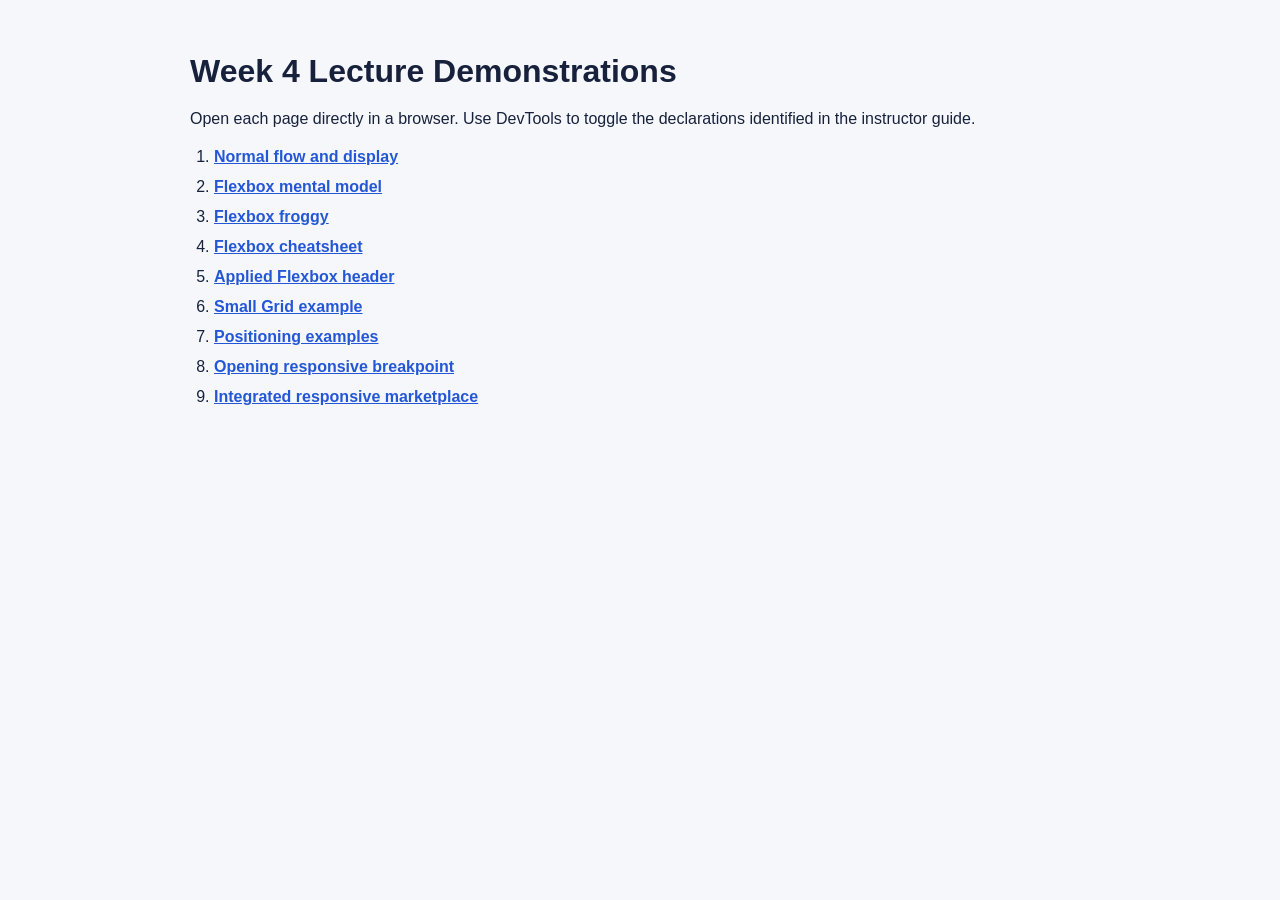
<file: week04-demo-pack-for-lecture/index.html>
<!doctype html>
<html lang="en">
<head>
  <meta charset="UTF-8">
  <meta name="viewport" content="width=device-width, initial-scale=1.0">
  <title>Week 4 Lecture Demonstrations</title>
  <style>
    :root { color-scheme: light; font-family: Arial, sans-serif; }
    body { max-width: 900px; margin: 0 auto; padding: 2rem; color: #17213c; background: #f5f7fb; }
    h1 { margin-bottom: .5rem; }
    p { line-height: 1.6; }
    ol { display: grid; gap: .75rem; padding-left: 1.5rem; }
    a { color: #2457d6; font-weight: 700; }
  </style>
</head>
<body>
  <h1>Week 4 Lecture Demonstrations</h1>
  <p>Open each page directly in a browser. Use DevTools to toggle the declarations identified in the instructor guide.</p>
  <ol>
    <li><a href="02-display-flow/index.html">Normal flow and display</a></li>
    <li><a href="03-flexbox-boxes/index.html">Flexbox mental model</a></li>
    <li><a href="https://flexboxfroggy.com/" target="_blank">Flexbox froggy</a></li>
    <li><a href="https://css-tricks.com/snippets/css/a-guide-to-flexbox/" target="_blank">Flexbox cheatsheet</a></li>
    <li><a href="04-flex-header/index.html">Applied Flexbox header</a></li>
    <li><a href="05-grid-gallery/index.html">Small Grid example</a></li>
    <li><a href="06-positioning/index.html">Positioning examples</a></li>
    <li><a href="01-responsive-breakpoint/index.html">Opening responsive breakpoint</a></li>
    <li><a href="07-marketplace-corrected/index.html">Integrated responsive marketplace</a></li>
  </ol>
</body>
</html>
</file>
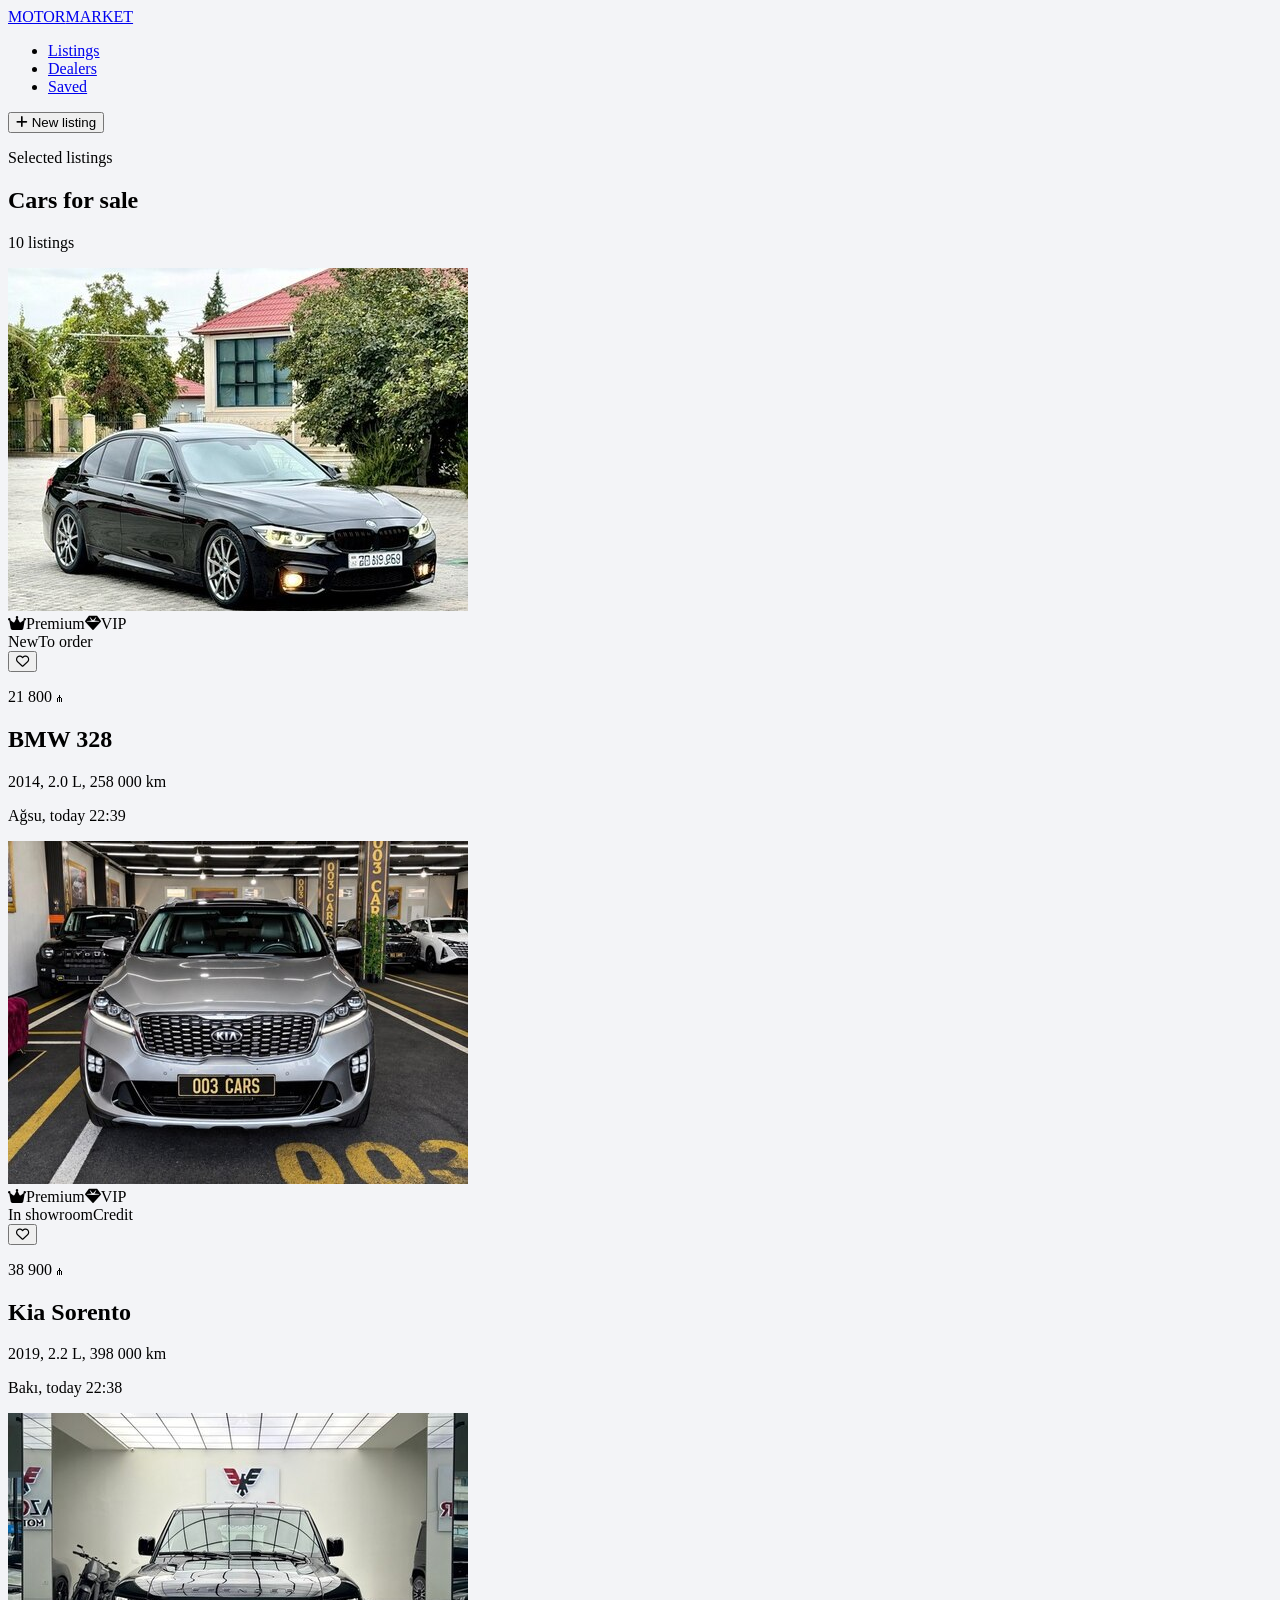
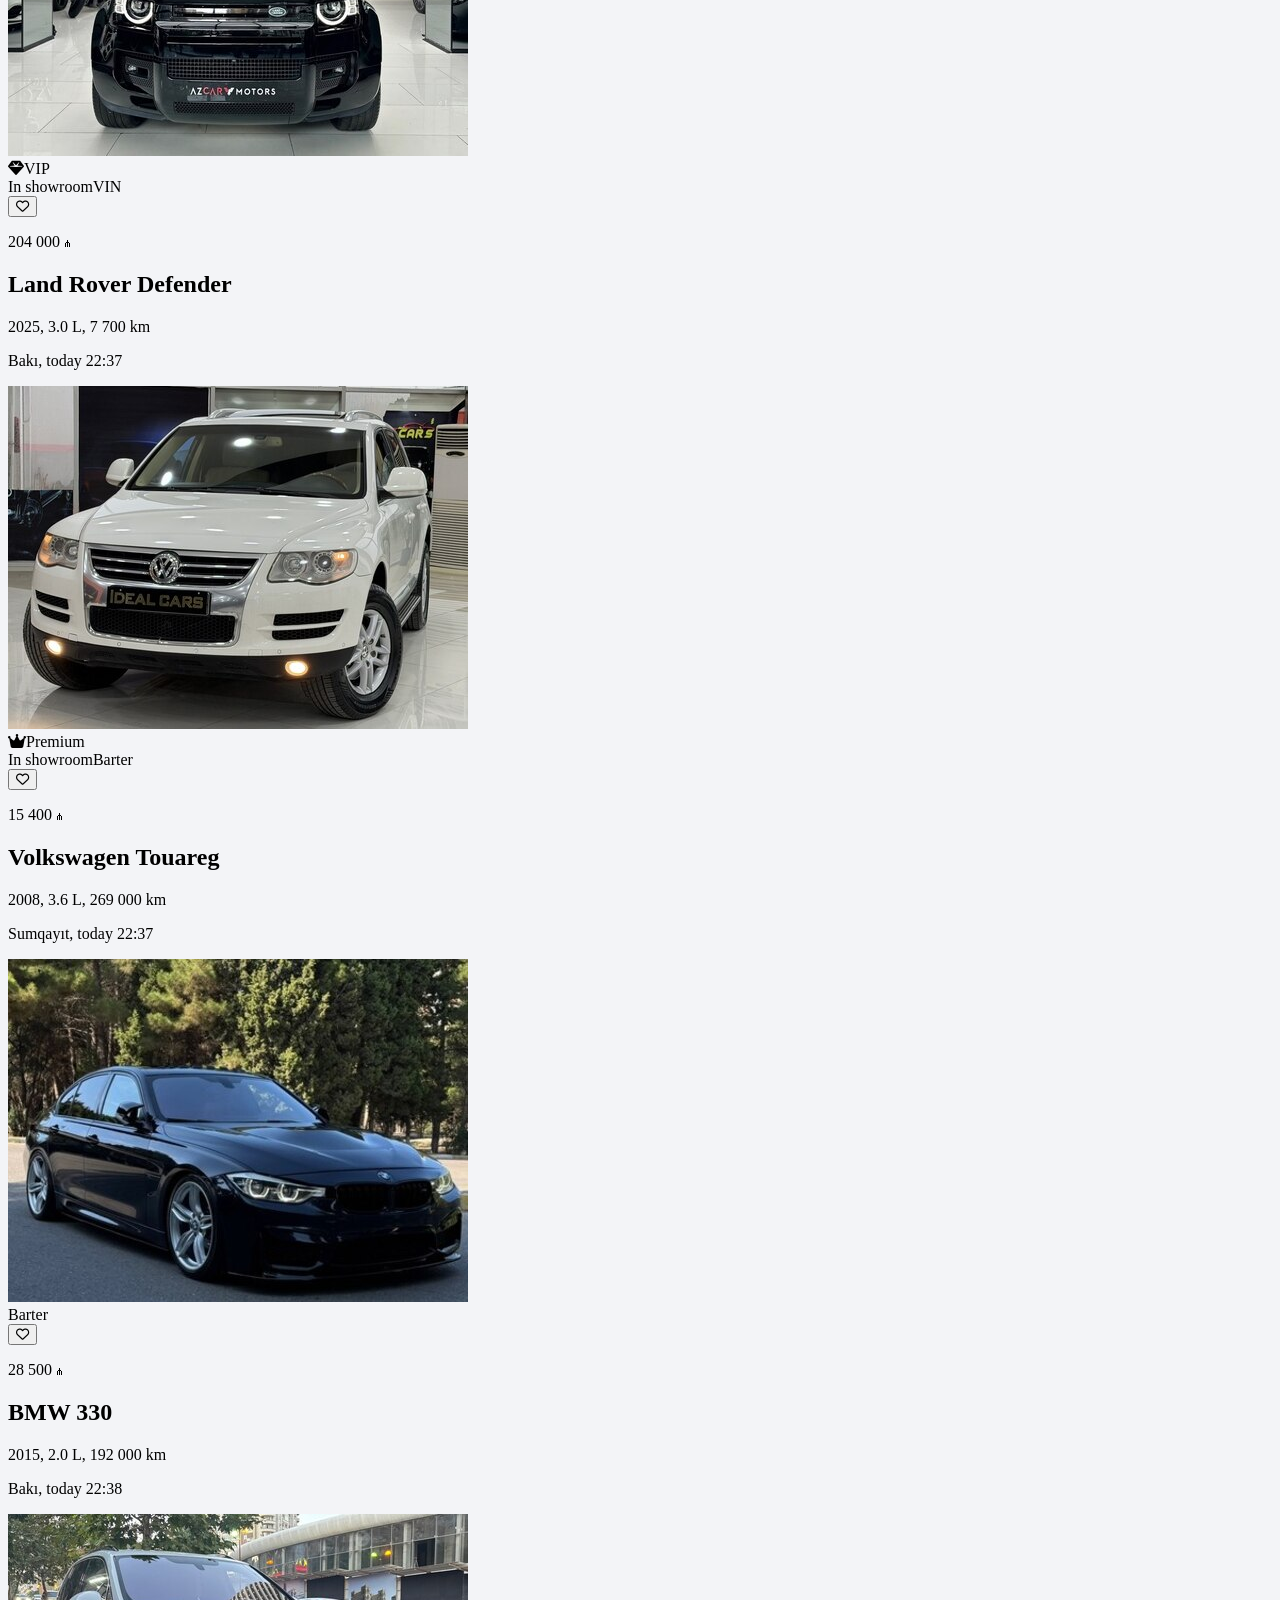
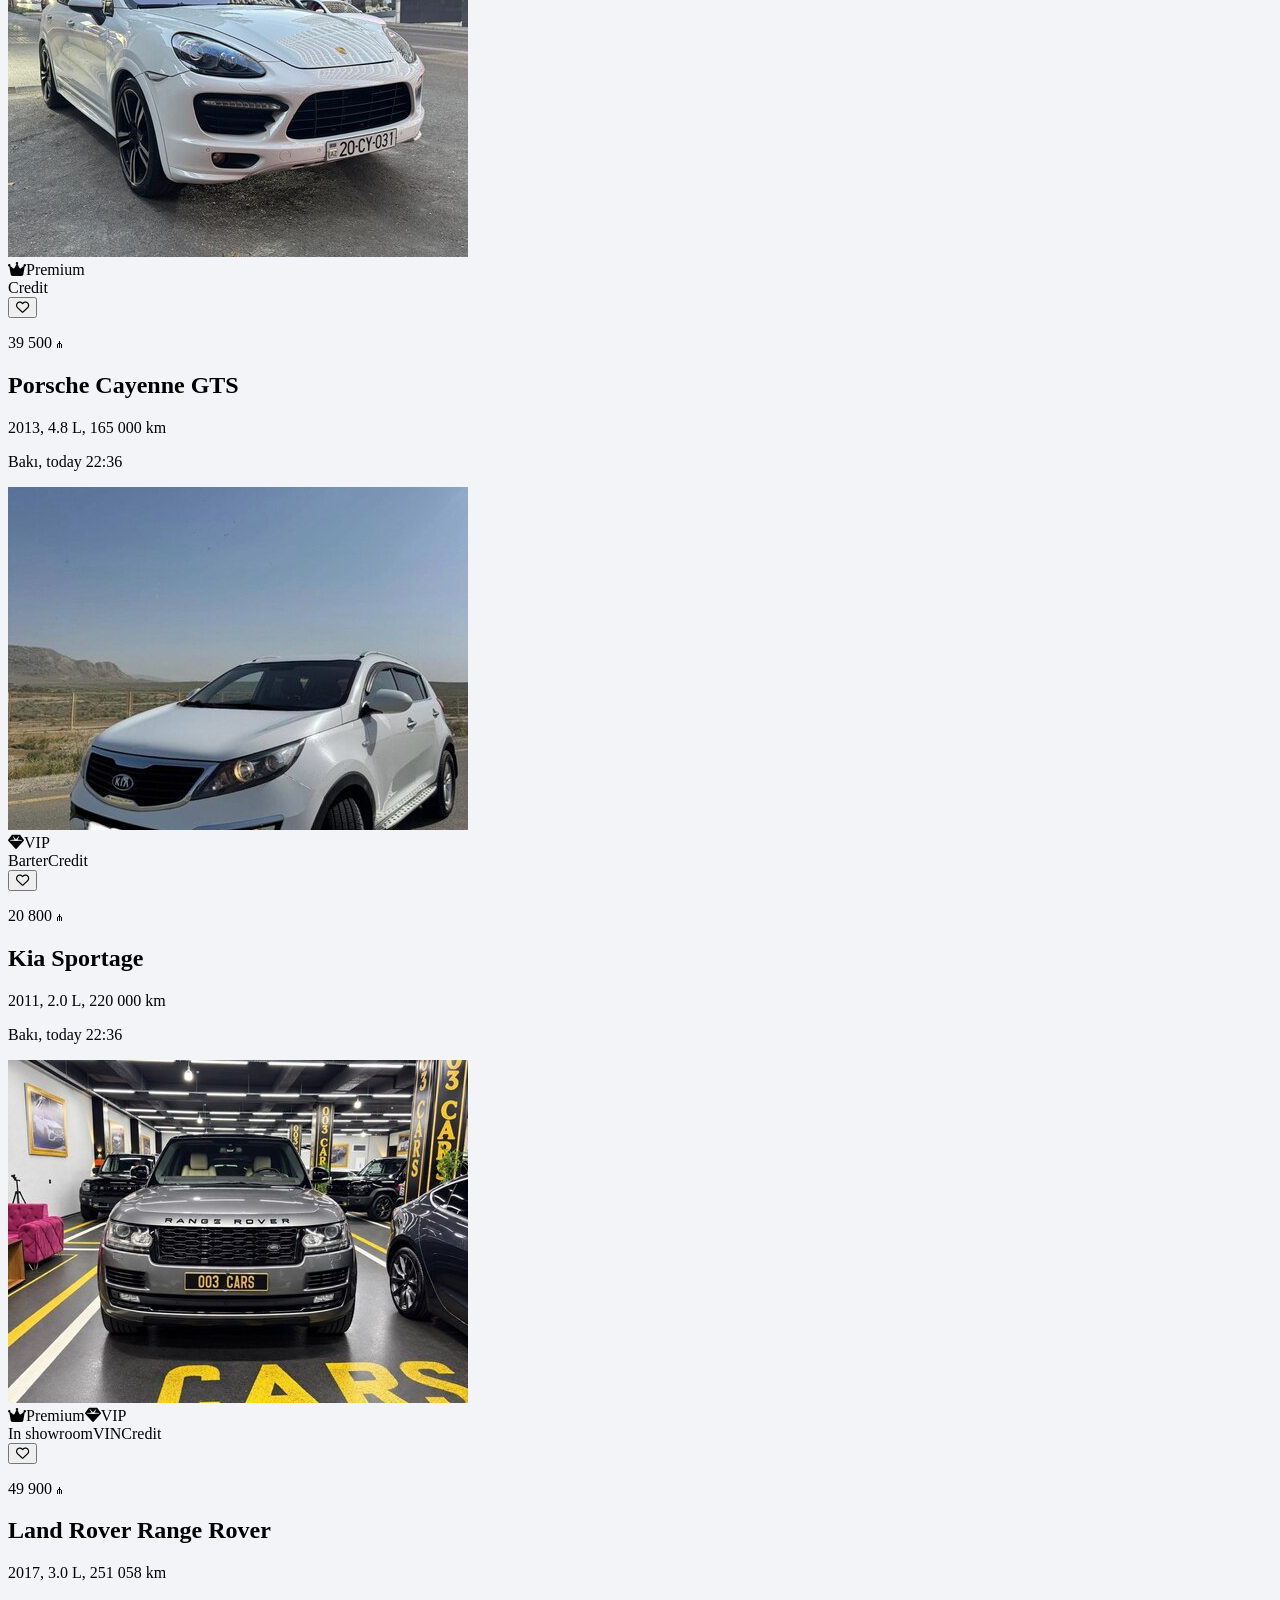
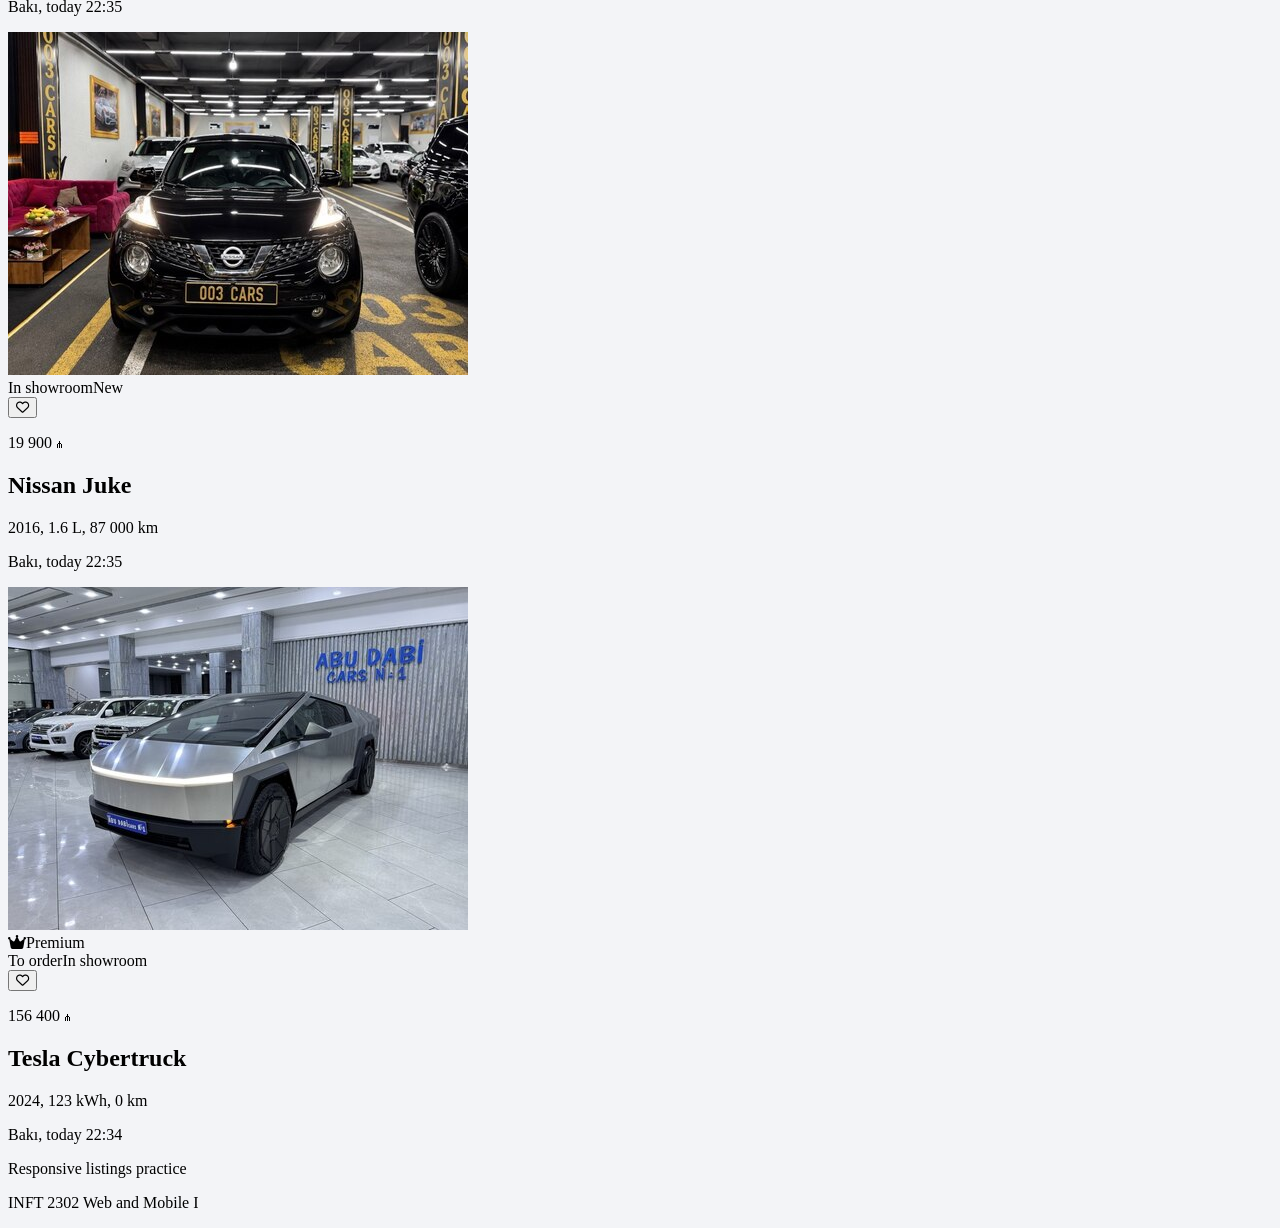
<file: week04-seminar-starter-pack/index.html>
<!DOCTYPE html>
<html lang="en">
<head>
  <meta charset="UTF-8">
  <meta name="viewport" content="width=device-width, initial-scale=1.0">
  <title>Motor Market Listings</title>
  <link rel="preconnect" href="https://cdnjs.cloudflare.com">
  <link rel="stylesheet" href="assets/fontawesome/css/all.min.css">
  <link rel="stylesheet" href="variables-example.css">
  <link rel="stylesheet" href="styles.css">
</head>
<body>
  <header class="site-header">
    <div class="container header-inner">
      <a class="brand" href="#">MOTOR<span>MARKET</span></a>
      <nav aria-label="Main navigation">
        <ul class="nav-list">
          <li><a href="#listings">Listings</a></li>
          <li><a href="#">Dealers</a></li>
          <li><a href="#">Saved</a></li>
        </ul>
      </nav>
      <button class="sell-button" type="button"><i class="fa-solid fa-plus" aria-hidden="true"></i> New listing</button>
    </div>
  </header>

  <main class="container" id="listings">
    <section class="section-heading">
      <div>
        <p class="eyebrow">Selected listings</p>
        <h1>Cars for sale</h1>
      </div>
      <p class="result-count">10 listings</p>
    </section>

    <div class="card-list">
      <article class="car-card">
        <div class="car-card__image">
          <img src="images/car-01.jpg" alt="Blue BMW 328">
          <div class="promo-badges"><span class="promo promo--premium"><i class="fa-solid fa-crown"></i><span>Premium</span></span><span class="promo promo--vip"><i class="fa-solid fa-gem"></i><span>VIP</span></span></div>
          <div class="status-tags"><span class="tag tag--new">New</span><span class="tag tag--order">To order</span></div>
          <button class="favorite" type="button" aria-label="Add BMW 328 to favourites"><i class="fa-regular fa-heart"></i></button>
        </div>
        <div class="car-card__content"><p class="price">21 800 ₼</p><h2>BMW 328</h2><p>2014, 2.0 L, 258 000 km</p><p class="meta">Ağsu, today 22:39</p></div>
      </article>

      <article class="car-card">
        <div class="car-card__image">
          <img src="images/car-02.jpg" alt="White Kia Sorento">
          <div class="promo-badges"><span class="promo promo--premium"><i class="fa-solid fa-crown"></i><span>Premium</span></span><span class="promo promo--vip"><i class="fa-solid fa-gem"></i><span>VIP</span></span></div>
          <div class="status-tags"><span class="tag tag--dealer">In showroom</span><span class="tag tag--credit">Credit</span></div>
          <button class="favorite" type="button" aria-label="Add Kia Sorento to favourites"><i class="fa-regular fa-heart"></i></button>
        </div>
        <div class="car-card__content"><p class="price">38 900 ₼</p><h2>Kia Sorento</h2><p>2019, 2.2 L, 398 000 km</p><p class="meta">Bakı, today 22:38</p></div>
      </article>

      <article class="car-card">
        <div class="car-card__image">
          <img src="images/car-03.jpg" alt="Black Land Rover Defender">
          <div class="promo-badges"><span class="promo promo--vip"><i class="fa-solid fa-gem"></i><span>VIP</span></span></div>
          <div class="status-tags"><span class="tag tag--dealer">In showroom</span><span class="tag tag--vin">VIN</span></div>
          <button class="favorite" type="button" aria-label="Add Land Rover Defender to favourites"><i class="fa-regular fa-heart"></i></button>
        </div>
        <div class="car-card__content"><p class="price">204 000 ₼</p><h2>Land Rover Defender</h2><p>2025, 3.0 L, 7 700 km</p><p class="meta">Bakı, today 22:37</p></div>
      </article>

      <article class="car-card">
        <div class="car-card__image">
          <img src="images/car-04.jpg" alt="Black Volkswagen Touareg">
          <div class="promo-badges"><span class="promo promo--premium"><i class="fa-solid fa-crown"></i><span>Premium</span></span></div>
          <div class="status-tags"><span class="tag tag--dealer">In showroom</span><span class="tag tag--barter">Barter</span></div>
          <button class="favorite" type="button" aria-label="Add Volkswagen Touareg to favourites"><i class="fa-regular fa-heart"></i></button>
        </div>
        <div class="car-card__content"><p class="price">15 400 ₼</p><h2>Volkswagen Touareg</h2><p>2008, 3.6 L, 269 000 km</p><p class="meta">Sumqayıt, today 22:37</p></div>
      </article>

      <article class="car-card">
        <div class="car-card__image">
          <img src="images/car-05.jpg" alt="Blue BMW 330">
          <div class="status-tags"><span class="tag tag--barter">Barter</span></div>
          <button class="favorite" type="button" aria-label="Add BMW 330 to favourites"><i class="fa-regular fa-heart"></i></button>
        </div>
        <div class="car-card__content"><p class="price">28 500 ₼</p><h2>BMW 330</h2><p>2015, 2.0 L, 192 000 km</p><p class="meta">Bakı, today 22:38</p></div>
      </article>

      <article class="car-card">
        <div class="car-card__image">
          <img src="images/car-06.jpg" alt="Black Porsche Cayenne GTS">
          <div class="promo-badges"><span class="promo promo--premium"><i class="fa-solid fa-crown"></i><span>Premium</span></span></div>
          <div class="status-tags"><span class="tag tag--credit">Credit</span></div>
          <button class="favorite" type="button" aria-label="Add Porsche Cayenne to favourites"><i class="fa-regular fa-heart"></i></button>
        </div>
        <div class="car-card__content"><p class="price">39 500 ₼</p><h2>Porsche Cayenne GTS</h2><p>2013, 4.8 L, 165 000 km</p><p class="meta">Bakı, today 22:36</p></div>
      </article>

      <article class="car-card">
        <div class="car-card__image">
          <img src="images/car-07.jpg" alt="White Kia Sportage">
          <div class="promo-badges"><span class="promo promo--vip"><i class="fa-solid fa-gem"></i><span>VIP</span></span></div>
          <div class="status-tags"><span class="tag tag--barter">Barter</span><span class="tag tag--credit">Credit</span></div>
          <button class="favorite" type="button" aria-label="Add Kia Sportage to favourites"><i class="fa-regular fa-heart"></i></button>
        </div>
        <div class="car-card__content"><p class="price">20 800 ₼</p><h2>Kia Sportage</h2><p>2011, 2.0 L, 220 000 km</p><p class="meta">Bakı, today 22:36</p></div>
      </article>

      <article class="car-card">
        <div class="car-card__image">
          <img src="images/car-08.jpg" alt="White Land Rover Range Rover">
          <div class="promo-badges"><span class="promo promo--premium"><i class="fa-solid fa-crown"></i><span>Premium</span></span><span class="promo promo--vip"><i class="fa-solid fa-gem"></i><span>VIP</span></span></div>
          <div class="status-tags"><span class="tag tag--dealer">In showroom</span><span class="tag tag--vin">VIN</span><span class="tag tag--credit">Credit</span></div>
          <button class="favorite" type="button" aria-label="Add Range Rover to favourites"><i class="fa-regular fa-heart"></i></button>
        </div>
        <div class="car-card__content"><p class="price">49 900 ₼</p><h2>Land Rover Range Rover</h2><p>2017, 3.0 L, 251 058 km</p><p class="meta">Bakı, today 22:35</p></div>
      </article>

      <article class="car-card">
        <div class="car-card__image">
          <img src="images/car-09.jpg" alt="Red Nissan Juke">
          <div class="status-tags"><span class="tag tag--dealer">In showroom</span><span class="tag tag--new">New</span></div>
          <button class="favorite" type="button" aria-label="Add Nissan Juke to favourites"><i class="fa-regular fa-heart"></i></button>
        </div>
        <div class="car-card__content"><p class="price">19 900 ₼</p><h2>Nissan Juke</h2><p>2016, 1.6 L, 87 000 km</p><p class="meta">Bakı, today 22:35</p></div>
      </article>

      <article class="car-card">
        <div class="car-card__image">
          <img src="images/car-10.jpg" alt="Silver Tesla Cybertruck">
          <div class="promo-badges"><span class="promo promo--premium"><i class="fa-solid fa-crown"></i><span>Premium</span></span></div>
          <div class="status-tags"><span class="tag tag--order">To order</span><span class="tag tag--dealer">In showroom</span></div>
          <button class="favorite" type="button" aria-label="Add Tesla Cybertruck to favourites"><i class="fa-regular fa-heart"></i></button>
        </div>
        <div class="car-card__content"><p class="price">156 400 ₼</p><h2>Tesla Cybertruck</h2><p>2024, 123 kWh, 0 km</p><p class="meta">Bakı, today 22:34</p></div>
      </article>
    </div>
  </main>

  <footer class="site-footer"><div class="container footer-inner"><p>Responsive listings practice</p><p>INFT 2302 Web and Mobile I</p></div></footer>
</body>
</html>
</file>
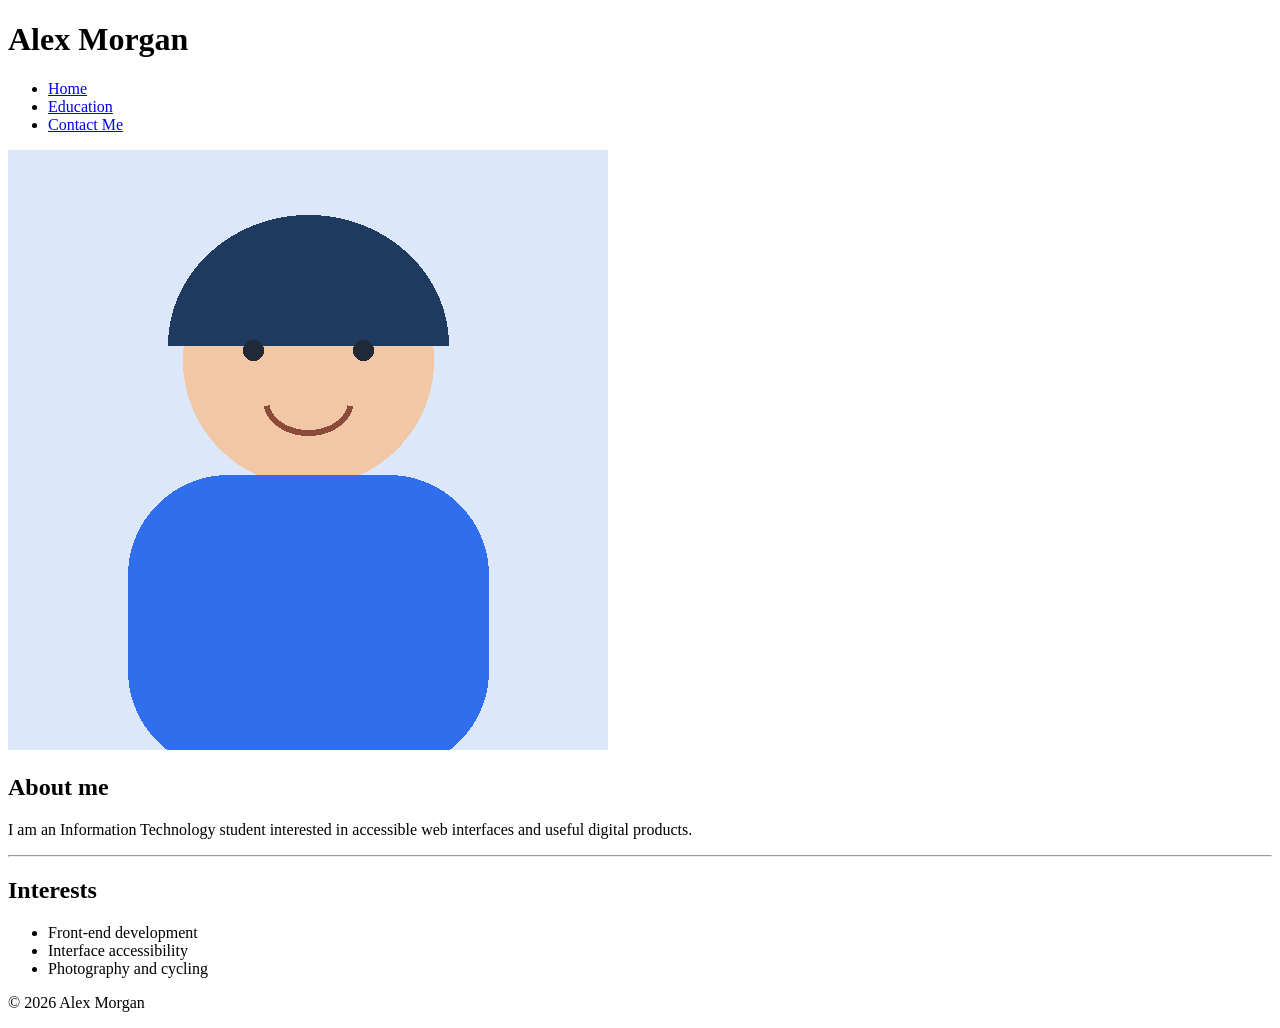
<file: week03/WM1-Week-03-CSS-Personal-Website-Starter/index.html>
<!DOCTYPE html>
<html lang="en">
<head>
  <meta charset="UTF-8">
  <meta name="viewport" content="width=device-width, initial-scale=1.0">
  <meta name="description" content="Student personal website homepage">
  <title>Alex Morgan | Home</title>
  <link rel="stylesheet" href="css/styles.css">
</head>
<body>
  <header>
    <h1>Alex Morgan</h1>
    <nav aria-label="Main navigation">
      <ul class="nav-list">
        <li><a aria-current="page" href="index.html">Home</a></li>
        <li><a href="education.html">Education</a></li>
        <li><a href="contact.html">Contact Me</a></li>
      </ul>
    </nav>
  </header>
  <main>
    <section class="profile-card featured">
      <img class="profile-picture" src="images/profile.png" alt="Illustrated profile portrait of Alex Morgan">
      <div>
        <h2>About me</h2>
        <p>I am an Information Technology student interested in accessible web interfaces and useful digital products.</p>
        <hr>
        <h2>Interests</h2>
        <ul class="interest-list">
          <li>Front-end development</li>
          <li>Interface accessibility</li>
          <li>Photography and cycling</li>
        </ul>
      </div>
    </section>
  </main>
  <footer><p>&copy; 2026 Alex Morgan</p></footer>
</body>
</html>
</file>
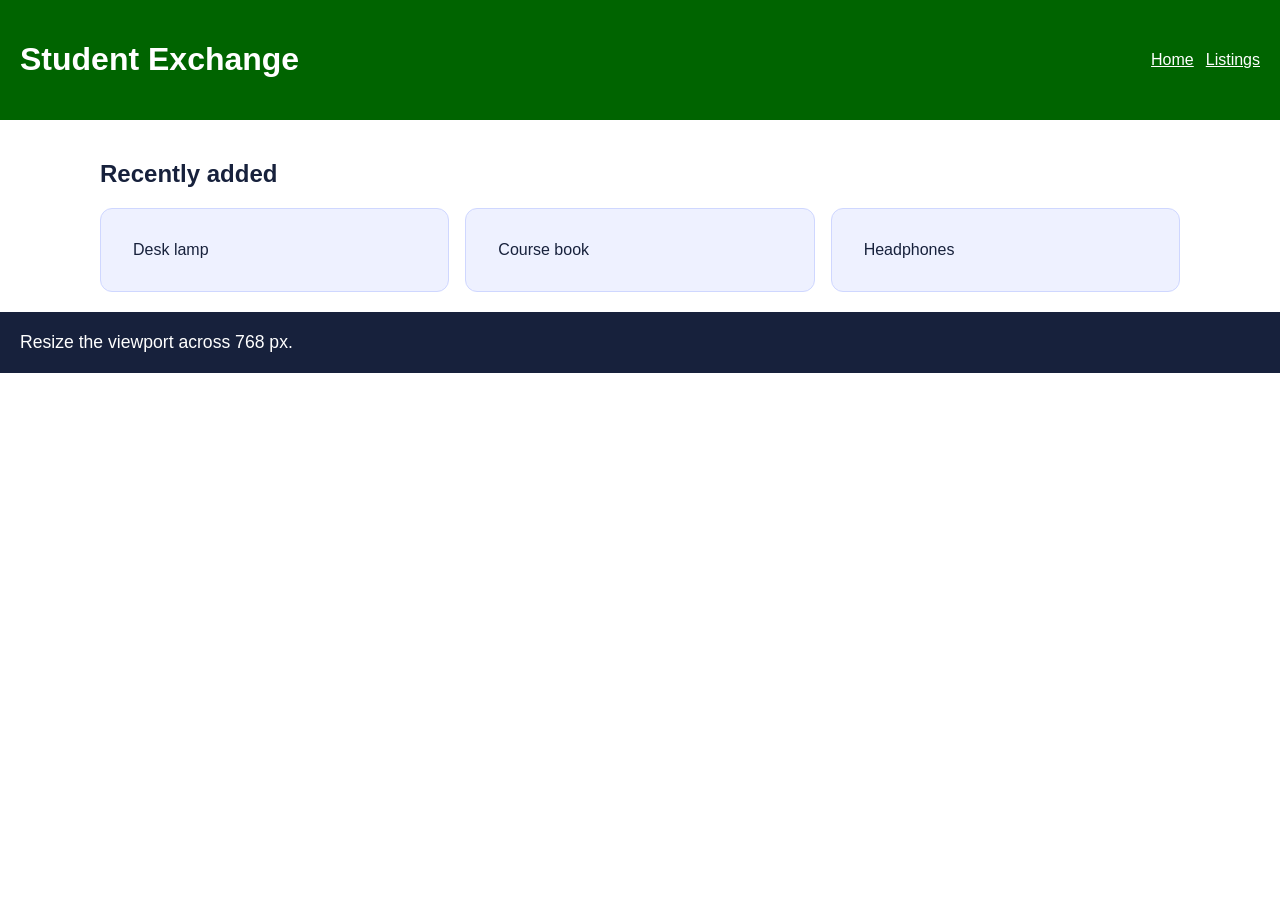
<file: week04-demo-pack-for-lecture/01-responsive-breakpoint/index.html>
<!doctype html>
<html lang="en">
<head>
  <meta charset="UTF-8">
  <meta name="viewport" content="width=device-width, initial-scale=1.0">
  <title>Responsive Breakpoint Demo</title>
  <link rel="stylesheet" href="styles.css">
</head>
<body>
  <header><h1>Student Exchange</h1><nav><a href="#">Home</a><a href="#">Listings</a></nav></header>
  <main>
    <h2>Recently added</h2>
    <div class="cards"><article>Desk lamp</article><article>Course book</article><article>Headphones</article></div>
  </main>
  <footer>Resize the viewport across 768 px.</footer>
</body>
</html>
</file>
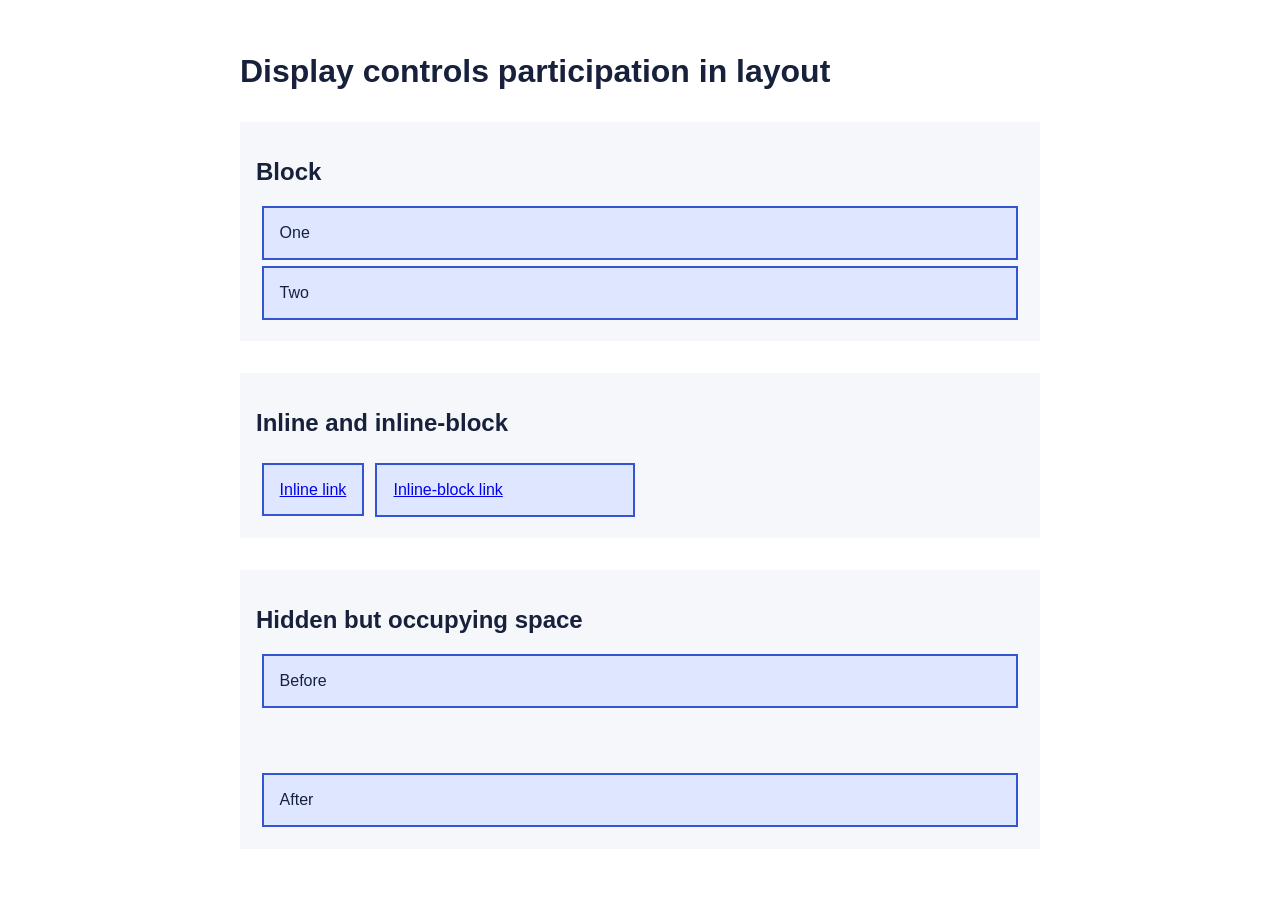
<file: week04-demo-pack-for-lecture/02-display-flow/index.html>
<!doctype html>
<html lang="en">
<head>
  <meta charset="UTF-8">
  <meta name="viewport" content="width=device-width, initial-scale=1.0">
  <title>Display and Flow Demo</title>
  <link rel="stylesheet" href="styles.css">
</head>
<body>
  <h1>Display controls participation in layout</h1>
  <section><h2>Block</h2><div class="box block">One</div><div class="box block">Two</div></section>
  <section><h2>Inline and inline-block</h2><a class="link inline" href="#">Inline link</a><a class="link inline-block" href="#">Inline-block link</a></section>
  <section><h2>Hidden but occupying space</h2><div class="box">Before</div><div class="box invisible">Hidden</div><div class="box">After</div></section>
</body>
</html>
</file>
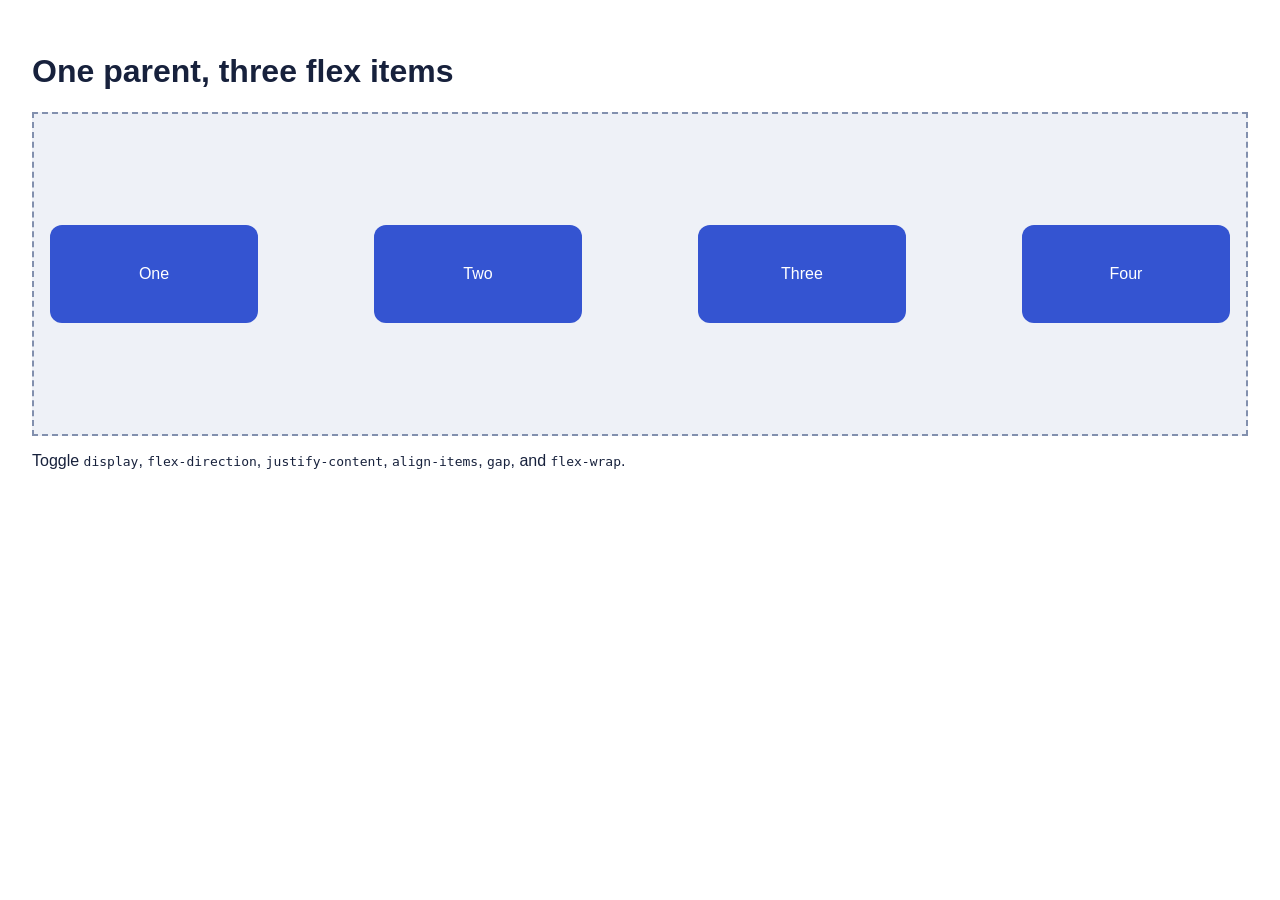
<file: week04-demo-pack-for-lecture/03-flexbox-boxes/index.html>
<!doctype html>
<html lang="en">
<head>
  <meta charset="UTF-8"><meta name="viewport" content="width=device-width, initial-scale=1.0">
  <title>Flexbox Boxes</title><link rel="stylesheet" href="styles.css">
</head>
<body>
  <h1>One parent, three flex items</h1>
  <div class="flex-container"><div>One</div><div>Two</div><div>Three</div><div>Four</div></div>
  <p>Toggle <code>display</code>, <code>flex-direction</code>, <code>justify-content</code>, <code>align-items</code>, <code>gap</code>, and <code>flex-wrap</code>.</p>
</body>
</html>
</file>
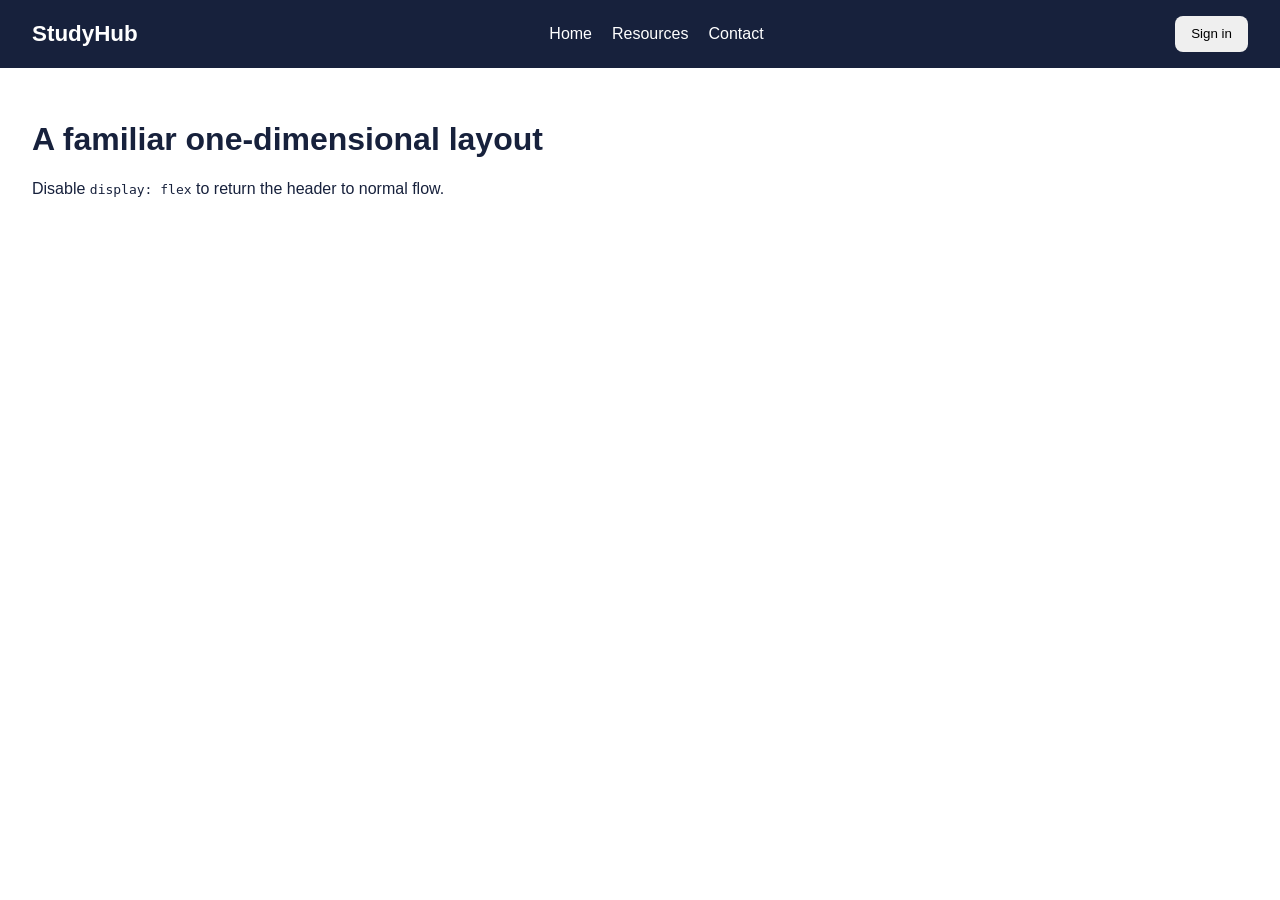
<file: week04-demo-pack-for-lecture/04-flex-header/index.html>
<!doctype html>
<html lang="en">
<head>
  <meta charset="UTF-8"><meta name="viewport" content="width=device-width, initial-scale=1.0">
  <title>Flex Header Demo</title><link rel="stylesheet" href="styles.css">
</head>
<body>
  <header class="page-header"><a class="logo" href="#">StudyHub</a><nav><a href="#">Home</a><a href="#">Resources</a><a href="#">Contact</a></nav><button type="button">Sign in</button></header>
  <main><h1>A familiar one-dimensional layout</h1><p>Disable <code>display: flex</code> to return the header to normal flow.</p></main>
</body>
</html>
</file>
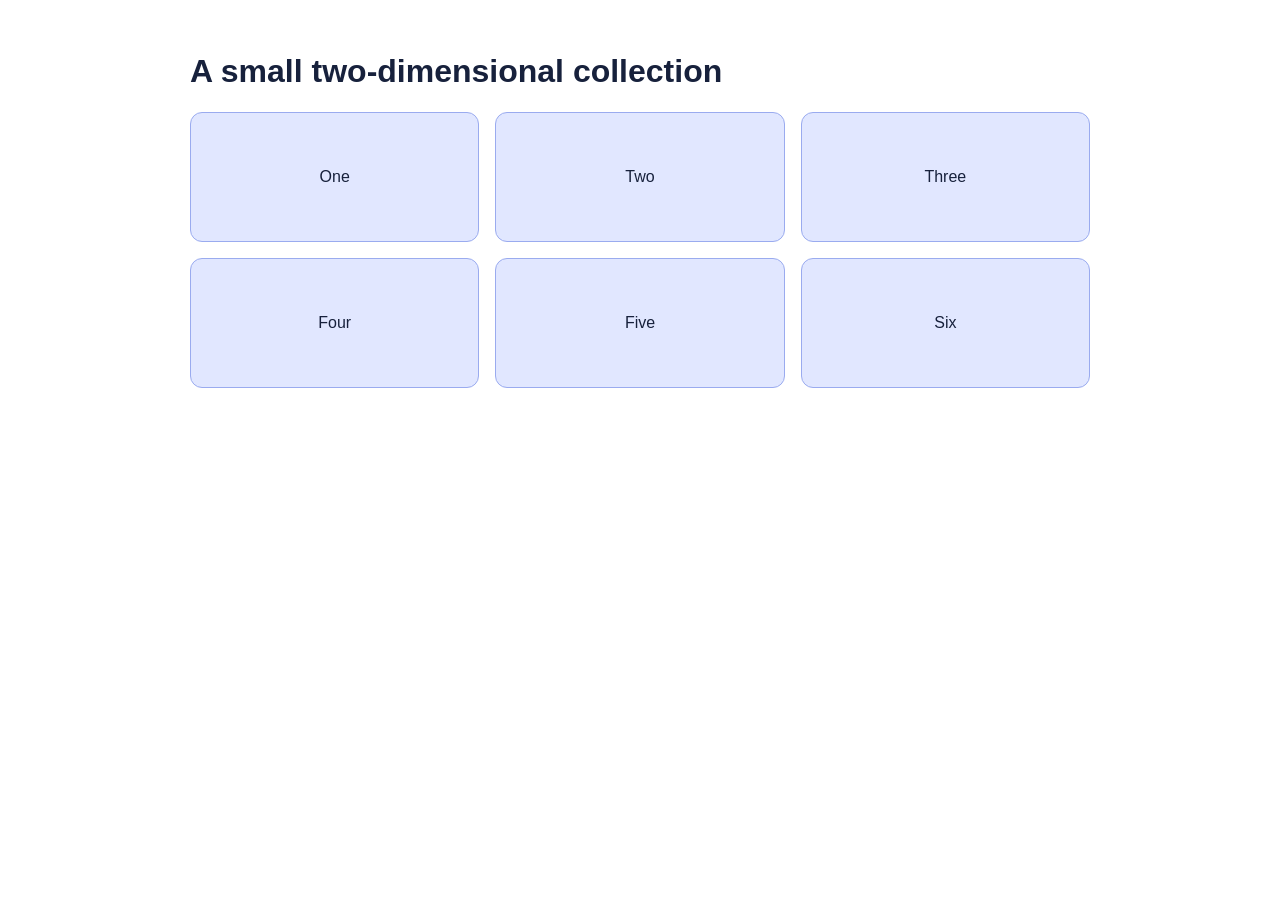
<file: week04-demo-pack-for-lecture/05-grid-gallery/index.html>
<!doctype html>
<html lang="en">
<head>
  <meta charset="UTF-8"><meta name="viewport" content="width=device-width, initial-scale=1.0">
  <title>Grid Gallery Demo</title><link rel="stylesheet" href="styles.css">
</head>
<body><h1>A small two-dimensional collection</h1><div class="gallery"><div>One</div><div>Two</div><div>Three</div><div>Four</div><div>Five</div><div>Six</div></div></body>
</html>
</file>
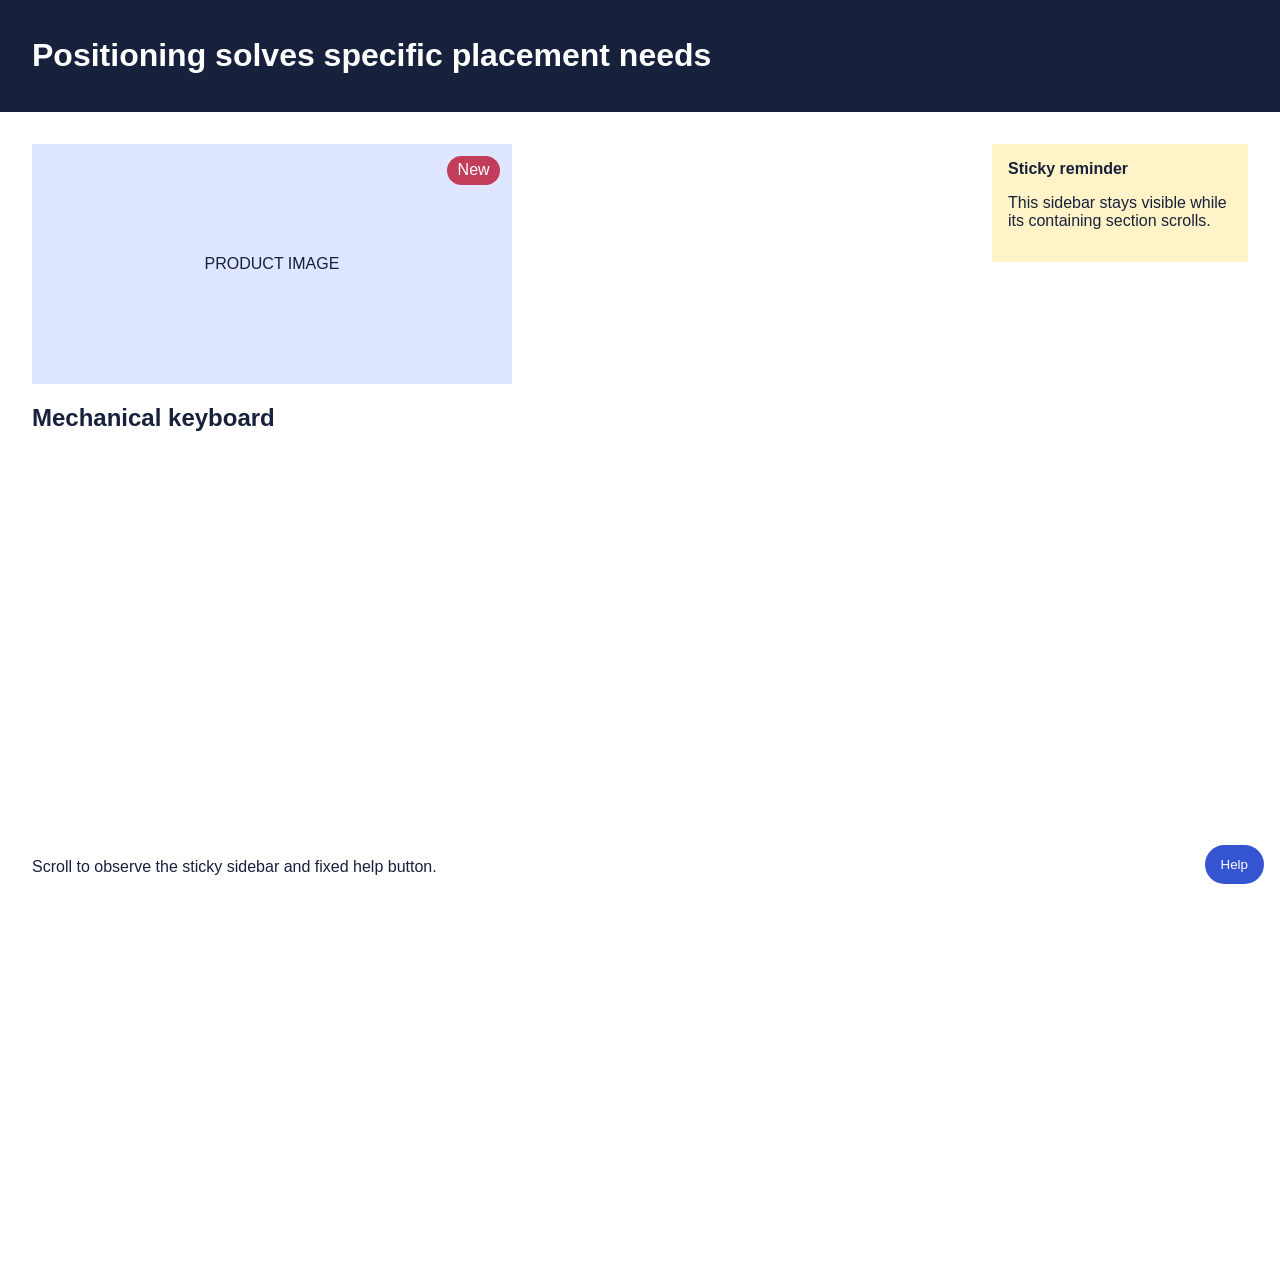
<file: week04-demo-pack-for-lecture/06-positioning/index.html>
<!doctype html>
<html lang="en">
<head>
  <meta charset="UTF-8"><meta name="viewport" content="width=device-width, initial-scale=1.0">
  <title>Positioning Demo</title><link rel="stylesheet" href="styles.css">
</head>
<body>
  <header><h1>Positioning solves specific placement needs</h1></header>
  <main><article class="product"><div class="image">PRODUCT IMAGE<span class="badge">New</span></div><h2>Mechanical keyboard</h2></article><aside><strong>Sticky reminder</strong><p>This sidebar stays visible while its containing section scrolls.</p></aside><section class="long-copy"><p>Scroll to observe the sticky sidebar and fixed help button.</p></section></main>
  <button class="help" type="button">Help</button>
</body>
</html>
</file>
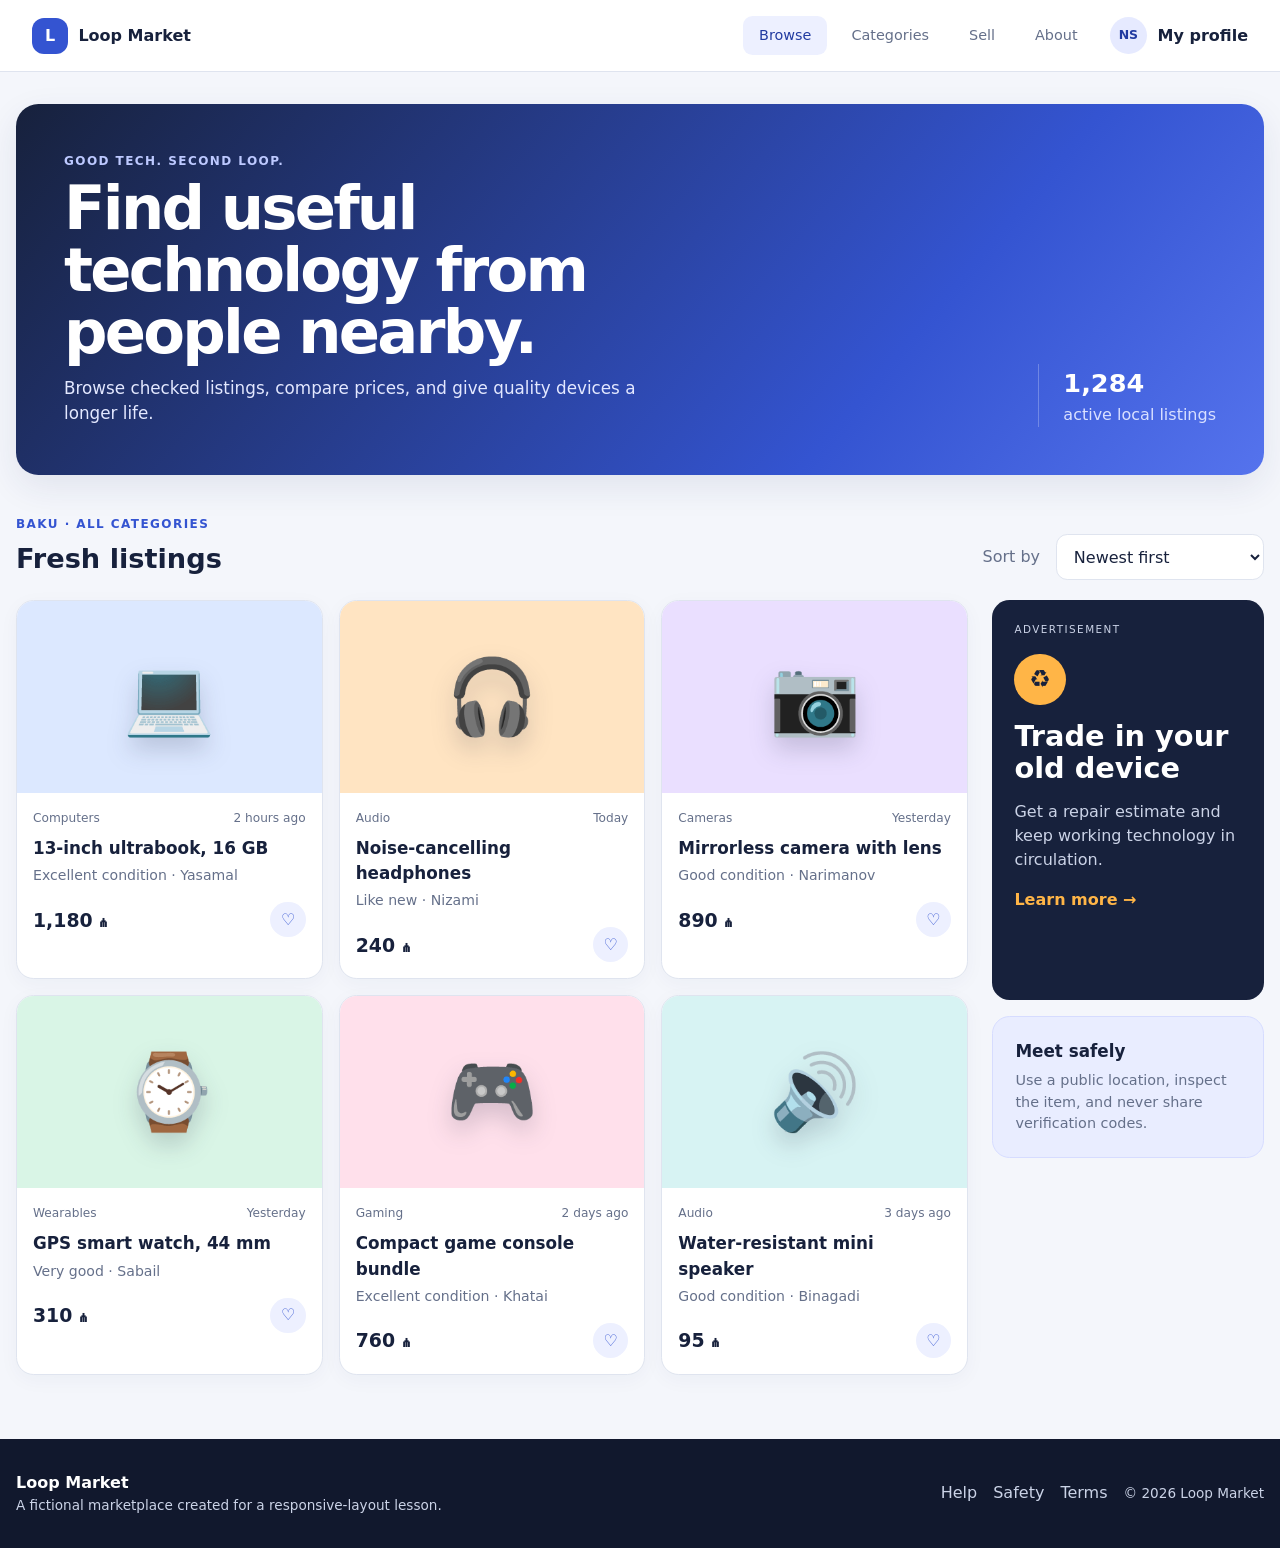
<file: week04-demo-pack-for-lecture/07-marketplace-corrected/index.html>
<!doctype html>
<html lang="en">
<head>
  <meta charset="UTF-8">
  <meta name="viewport" content="width=device-width, initial-scale=1.0">
  <meta name="description" content="A responsive teaching example for CSS layout and responsive design.">
  <title>Loop Market — Pre-loved technology</title>
  <link rel="stylesheet" href="styles.css">
</head>
<body>
  <header class="site-header">
    <a class="brand" href="#" aria-label="Loop Market home">
      <span class="brand-mark" aria-hidden="true">L</span>
      <span>Loop Market</span>
    </a>

    <nav class="desktop-nav" aria-label="Primary navigation">
      <a class="active" href="#listings">Browse</a>
      <a href="#categories">Categories</a>
      <a href="#selling">Sell</a>
      <a href="#about">About</a>
    </nav>

    <a class="profile-button" href="#profile">
      <span class="avatar" aria-hidden="true">NS</span>
      <span class="profile-label">My profile</span>
    </a>

    <details class="nav-menu">
      <summary aria-label="Open primary navigation">
        <span class="hamburger" aria-hidden="true"><span></span><span></span><span></span></span>
        <span class="menu-label">Menu</span>
      </summary>
      <nav class="mobile-nav" aria-label="Mobile navigation">
        <a class="active" href="#listings">Browse</a>
        <a href="#categories">Categories</a>
        <a href="#selling">Sell</a>
        <a href="#about">About</a>
      </nav>
    </details>
  </header>

  <main>
    <section class="intro" id="profile" aria-labelledby="intro-title">
      <div>
        <p class="eyebrow">GOOD TECH. SECOND LOOP.</p>
        <h1 id="intro-title">Find useful technology from people nearby.</h1>
        <p class="intro-copy">Browse checked listings, compare prices, and give quality devices a longer life.</p>
      </div>
      <div class="intro-stat" aria-label="Marketplace activity">
        <strong>1,284</strong>
        <span>active local listings</span>
      </div>
    </section>

    <section class="toolbar" aria-label="Listing controls">
      <div>
        <p class="eyebrow">BAKU · ALL CATEGORIES</p>
        <h2 id="listings">Fresh listings</h2>
      </div>
      <label class="sort-control">
        <span>Sort by</span>
        <select>
          <option>Newest first</option>
          <option>Price: low to high</option>
          <option>Price: high to low</option>
        </select>
      </label>
    </section>

    <div class="market-layout">
      <section class="product-grid" aria-label="Product listings">
        <article class="product-card">
          <div class="product-image image-laptop" role="img" aria-label="Silver laptop on a blue background"><span>💻</span></div>
          <div class="product-content">
            <div class="product-meta"><span>Computers</span><span>2 hours ago</span></div>
            <h3>13-inch ultrabook, 16 GB</h3>
            <p class="condition">Excellent condition · Yasamal</p>
            <div class="product-footer"><strong>1,180 ₼</strong><button type="button" aria-label="Save ultrabook listing">♡</button></div>
          </div>
        </article>

        <article class="product-card">
          <div class="product-image image-headphones" role="img" aria-label="Black headphones on an orange background"><span>🎧</span></div>
          <div class="product-content">
            <div class="product-meta"><span>Audio</span><span>Today</span></div>
            <h3>Noise-cancelling headphones</h3>
            <p class="condition">Like new · Nizami</p>
            <div class="product-footer"><strong>240 ₼</strong><button type="button" aria-label="Save headphones listing">♡</button></div>
          </div>
        </article>

        <article class="product-card">
          <div class="product-image image-camera" role="img" aria-label="Camera on a purple background"><span>📷</span></div>
          <div class="product-content">
            <div class="product-meta"><span>Cameras</span><span>Yesterday</span></div>
            <h3>Mirrorless camera with lens</h3>
            <p class="condition">Good condition · Narimanov</p>
            <div class="product-footer"><strong>890 ₼</strong><button type="button" aria-label="Save camera listing">♡</button></div>
          </div>
        </article>

        <article class="product-card">
          <div class="product-image image-watch" role="img" aria-label="Smart watch on a green background"><span>⌚</span></div>
          <div class="product-content">
            <div class="product-meta"><span>Wearables</span><span>Yesterday</span></div>
            <h3>GPS smart watch, 44 mm</h3>
            <p class="condition">Very good · Sabail</p>
            <div class="product-footer"><strong>310 ₼</strong><button type="button" aria-label="Save smart watch listing">♡</button></div>
          </div>
        </article>

        <article class="product-card">
          <div class="product-image image-console" role="img" aria-label="Game controller on a pink background"><span>🎮</span></div>
          <div class="product-content">
            <div class="product-meta"><span>Gaming</span><span>2 days ago</span></div>
            <h3>Compact game console bundle</h3>
            <p class="condition">Excellent condition · Khatai</p>
            <div class="product-footer"><strong>760 ₼</strong><button type="button" aria-label="Save console listing">♡</button></div>
          </div>
        </article>

        <article class="product-card">
          <div class="product-image image-speaker" role="img" aria-label="Portable speaker on a teal background"><span>🔊</span></div>
          <div class="product-content">
            <div class="product-meta"><span>Audio</span><span>3 days ago</span></div>
            <h3>Water-resistant mini speaker</h3>
            <p class="condition">Good condition · Binagadi</p>
            <div class="product-footer"><strong>95 ₼</strong><button type="button" aria-label="Save speaker listing">♡</button></div>
          </div>
        </article>
      </section>

      <aside class="ad-sidebar" aria-label="Sponsored content">
        <div class="ad-banner">
          <p class="ad-label">ADVERTISEMENT</p>
          <span class="ad-icon" aria-hidden="true">♻</span>
          <h2>Trade in your old device</h2>
          <p>Get a repair estimate and keep working technology in circulation.</p>
          <span class="fake-link">Learn more <span aria-hidden="true">→</span></span>
        </div>
        <div class="safety-note">
          <h2>Meet safely</h2>
          <p>Use a public location, inspect the item, and never share verification codes.</p>
        </div>
      </aside>
    </div>
  </main>

  <footer class="site-footer" id="about">
    <div><strong>Loop Market</strong><p>A fictional marketplace created for a responsive-layout lesson.</p></div>
    <nav aria-label="Footer navigation"><a href="#">Help</a><a href="#">Safety</a><a href="#">Terms</a></nav>
    <p>© 2026 Loop Market</p>
  </footer>
</body>
</html>
</file>
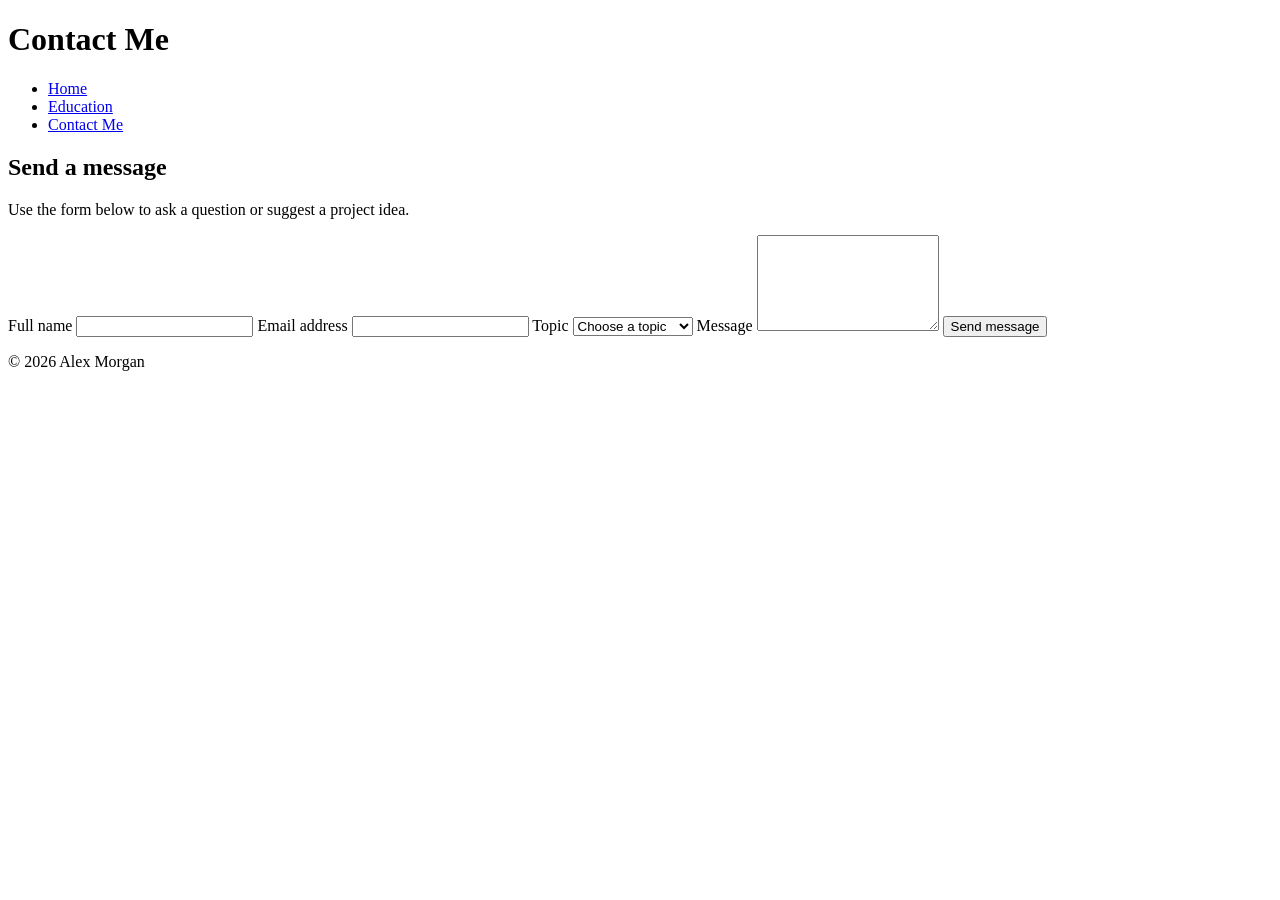
<file: week03/WM1-Week-03-CSS-Personal-Website-Starter/contact.html>
<!DOCTYPE html>
<html lang="en">
<head>
  <meta charset="UTF-8">
  <meta name="viewport" content="width=device-width, initial-scale=1.0">
  <meta name="description" content="Contact form for Alex Morgan">
  <title>Alex Morgan | Contact Me</title>
  <link rel="stylesheet" href="css/styles.css">
</head>
<body>
  <header>
    <h1>Contact Me</h1>
    <nav aria-label="Main navigation">
      <ul class="nav-list">
        <li><a href="index.html">Home</a></li>
        <li><a href="education.html">Education</a></li>
        <li><a aria-current="page" href="contact.html">Contact Me</a></li>
      </ul>
    </nav>
  </header>
  <main>
    <section class="card contact-card">
      <h2>Send a message</h2>
      <p>Use the form below to ask a question or suggest a project idea.</p>
      <form action="#" method="post">
        <label for="name">Full name</label>
        <input id="name" name="name" type="text" autocomplete="name" required>
        <label for="email">Email address</label>
        <input id="email" name="email" type="email" autocomplete="email" required>
        <label for="topic">Topic</label>
        <select id="topic" name="topic"><option value="">Choose a topic</option><option>Course question</option><option>Project idea</option><option>Other</option></select>
        <label for="message">Message</label>
        <textarea id="message" name="message" rows="6" required></textarea>
        <button type="submit">Send message</button>
      </form>
    </section>
  </main>
  <footer><p>&copy; 2026 Alex Morgan</p></footer>
</body>
</html>
</file>
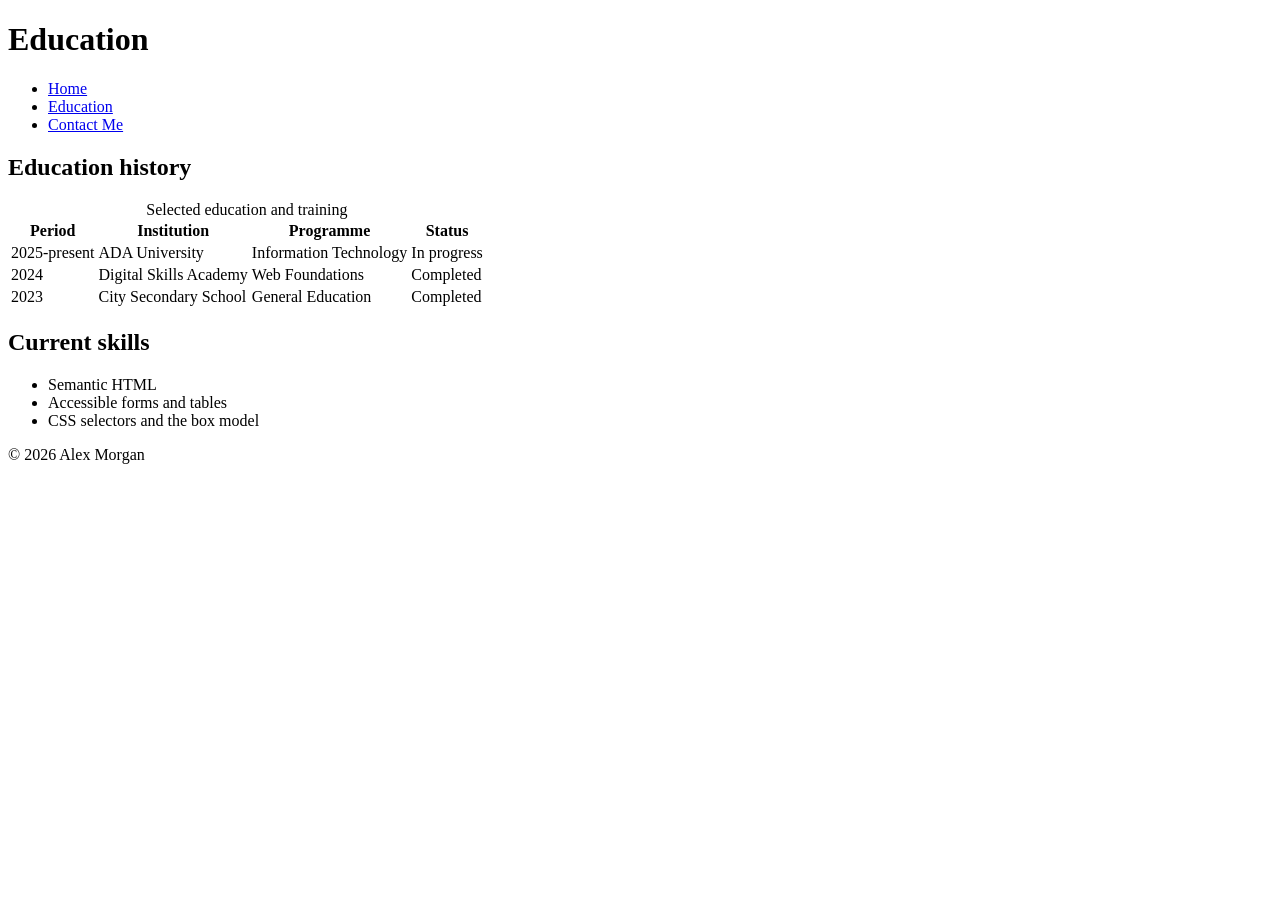
<file: week03/WM1-Week-03-CSS-Personal-Website-Starter/education.html>
<!DOCTYPE html>
<html lang="en">
<head>
  <meta charset="UTF-8">
  <meta name="viewport" content="width=device-width, initial-scale=1.0">
  <meta name="description" content="Education history for Alex Morgan">
  <title>Alex Morgan | Education</title>
  <link rel="stylesheet" href="css/styles.css">
</head>
<body>
  <header>
    <h1>Education</h1>
    <nav aria-label="Main navigation">
      <ul class="nav-list">
        <li><a href="index.html">Home</a></li>
        <li><a aria-current="page" href="education.html">Education</a></li>
        <li><a href="contact.html">Contact Me</a></li>
      </ul>
    </nav>
  </header>
  <main>
    <section class="card">
      <h2>Education history</h2>
      <div class="table-wrapper">
        <table>
          <caption>Selected education and training</caption>
          <thead><tr><th scope="col">Period</th><th scope="col">Institution</th><th scope="col">Programme</th><th scope="col">Status</th></tr></thead>
          <tbody>
            <tr><td>2025-present</td><td>ADA University</td><td>Information Technology</td><td>In progress</td></tr>
            <tr><td>2024</td><td>Digital Skills Academy</td><td>Web Foundations</td><td>Completed</td></tr>
            <tr><td>2023</td><td>City Secondary School</td><td>General Education</td><td>Completed</td></tr>
          </tbody>
        </table>
      </div>
    </section>
    <section class="card">
      <h2>Current skills</h2>
      <ul class="skills-list"><li>Semantic HTML</li><li>Accessible forms and tables</li><li>CSS selectors and the box model</li></ul>
    </section>
  </main>
  <footer><p>&copy; 2026 Alex Morgan</p></footer>
</body>
</html>
</file>
<file: week04-seminar-starter-pack/variables-example.css>
:root {
  --page-background: #f3f4f7;
}

body {
  background-color: var(--page-background);
}
</file>
<file: week04-seminar-starter-pack/styles.css>
/* Add your layout and component rules here. */
</file>
<file: week03/WM1-Week-03-CSS-Personal-Website-Starter/css/styles.css>
/* Week 3 CSS assignment
   Complete the required rules in this external stylesheet.
   Use the exact values in the Student Assignment Guide. */

/* 1. Universal box sizing */

/* 2. Shared page background, body width, centring and typography */

/* 3. Navigation list and link states */

/* 4. Cards, including the element with both card and featured classes */

/* 5. Circular profile image and hover enlargement */

/* 6. Short, centred, thick dashed horizontal rule */

/* 7. Interest and skills lists */

/* 8. Education table and overflow wrapper */

/* 9. Contact form controls, focus states and button */
</file>
<file: week04-demo-pack-for-lecture/01-responsive-breakpoint/styles.css>
* { box-sizing: border-box; }
body { margin: 0; color: #17213c; font-family: Arial, sans-serif; }
header { padding: 1.25rem; color: white; background: darkslateblue; }
header, nav { display: flex; flex-direction: column; gap: .75rem; }
nav a { color: white; }
main { max-width: 70rem; margin: auto; padding: 1.25rem; }
.cards { display: flex; flex-direction: column; gap: 1rem; }
.cards article { flex: 1; padding: 2rem; background: #eef1ff; border: 1px solid #cfd7ff; border-radius: .75rem; }
footer { padding: 1.25rem; color: white; background: #17213c; font-size: .875rem; }

@media (min-width: 48rem) {
  header { background: darkgreen; }
  header, nav { flex-direction: row; align-items: center; justify-content: space-between; }
  .cards { flex-direction: row; }
  footer { font-size: 1.1rem; }
}
</file>
<file: week04-demo-pack-for-lecture/02-display-flow/styles.css>
body { max-width: 800px; margin: auto; padding: 2rem; color: #17213c; font-family: Arial, sans-serif; }
section { margin-block: 2rem; padding: 1rem; background: #f5f7fb; }
.box, .link { margin: .35rem; padding: 1rem; background: #dfe6ff; border: 2px solid #3454d1; }
.block { display: block; }
.inline { display: inline; width: 14rem; }
.inline-block { display: inline-block; width: 14rem; }
.invisible { visibility: hidden; }
</file>
<file: week04-demo-pack-for-lecture/03-flexbox-boxes/styles.css>
body { margin: 0; padding: 2rem; color: #17213c; font-family: Arial, sans-serif; }
.flex-container { display: flex; flex-direction: row; justify-content: space-between; align-items: center; flex-wrap: wrap; gap: 1rem; min-height: 18rem; padding: 1rem; background: #eef1f7; border: 2px dashed #8290ae; }
.flex-container div { flex: 0 1 11rem; padding: 2.5rem 1rem; text-align: center; color: white; background: #3454d1; border-radius: .75rem; }
</file>
<file: week04-demo-pack-for-lecture/04-flex-header/styles.css>
* { box-sizing: border-box; }
body { margin: 0; color: #17213c; font-family: Arial, sans-serif; }
.page-header { display: flex; align-items: center; justify-content: space-between; flex-wrap: wrap; gap: 1rem; padding: 1rem 2rem; background: #17213c; }
.page-header a { color: white; text-decoration: none; }
.logo { font-size: 1.4rem; font-weight: 800; }
nav { display: flex; gap: 1.25rem; }
button { padding: .65rem 1rem; border: 0; border-radius: .5rem; }
main { padding: 2rem; }
</file>
<file: week04-demo-pack-for-lecture/05-grid-gallery/styles.css>
body { max-width: 900px; margin: auto; padding: 2rem; color: #17213c; font-family: Arial, sans-serif; }
.gallery { display: grid; grid-template-columns: repeat(3, 1fr); gap: 1rem; }
.gallery div { min-height: 8rem; display: grid; place-items: center; background: #e1e7ff; border: 1px solid #9aabef; border-radius: .75rem; }
</file>
<file: week04-demo-pack-for-lecture/06-positioning/styles.css>
* { box-sizing: border-box; }
body { margin: 0; color: #17213c; font-family: Arial, sans-serif; }
header { padding: 1rem 2rem; color: white; background: #17213c; }
main { display: grid; grid-template-columns: 1fr 16rem; gap: 2rem; min-height: 130vh; padding: 2rem; }
.product { max-width: 30rem; }
.image { position: relative; display: grid; place-items: center; min-height: 15rem; background: #dfe6ff; }
.badge { position: absolute; top: .75rem; right: .75rem; padding: .35rem .65rem; color: white; background: #c13d5a; border-radius: 999px; }
aside { position: sticky; top: 1rem; align-self: start; padding: 1rem; background: #fff3c7; }
.long-copy { grid-column: 1 / -1; }
.help { position: fixed; right: 1rem; bottom: 1rem; padding: .75rem 1rem; color: white; background: #3454d1; border: 0; border-radius: 999px; }
</file>
<file: week04-demo-pack-for-lecture/07-marketplace-corrected/styles.css>
:root {
  --ink: #17213c;
  --muted: #65708a;
  --paper: #f4f6fb;
  --surface: #ffffff;
  --line: #dfe4ef;
  --brand: #3454d1;
  --brand-dark: #223ba1;
  --accent: #ffb547;
  --radius: 1.1rem;
  --shadow: 0 12px 35px rgba(30, 47, 95, 0.09);
}

* { box-sizing: border-box; }

html { scroll-behavior: smooth; }

body {
  margin: 0;
  color: var(--ink);
  background: var(--paper);
  font-family: Inter, ui-sans-serif, system-ui, -apple-system, BlinkMacSystemFont, "Segoe UI", sans-serif;
  line-height: 1.5;
}

a { color: inherit; text-decoration: none; }
button, select { font: inherit; }

.site-header {
  display: flex;
  align-items: center;
  justify-content: space-between;
  gap: 1rem;
  padding: 1rem;
  background: var(--surface);
  border-bottom: 1px solid var(--line);
}

.brand, .profile-button { display: flex; align-items: center; gap: 0.65rem; font-weight: 750; }
.brand { margin-right: auto; }
.brand-mark, .avatar { display: grid; place-items: center; flex: 0 0 auto; }
.brand-mark { width: 2.25rem; height: 2.25rem; border-radius: 0.75rem; color: white; background: var(--brand); }
.avatar { width: 2.35rem; height: 2.35rem; border-radius: 50%; color: var(--brand-dark); background: #e6eaff; font-size: 0.78rem; }
.profile-label { display: none; }

.nav-menu { position: relative; }
.nav-menu summary { display: flex; align-items: center; gap: 0.5rem; padding: 0.55rem; border-radius: 0.65rem; cursor: pointer; list-style: none; }
.nav-menu summary::-webkit-details-marker { display: none; }
.nav-menu summary:hover, .nav-menu summary:focus-visible { background: #edf0ff; outline: none; }
.hamburger { display: grid; gap: 0.22rem; width: 1.35rem; }
.hamburger span { display: block; height: 0.14rem; background: var(--ink); border-radius: 99px; }
.menu-label { position: absolute; width: 1px; height: 1px; overflow: hidden; clip-path: inset(50%); white-space: nowrap; }

.desktop-nav { display: none; }
.mobile-nav { position: absolute; z-index: 10; top: calc(100% + 0.65rem); right: 0; display: grid; min-width: 12rem; padding: 0.55rem; background: var(--surface); border: 1px solid var(--line); border-radius: 0.85rem; box-shadow: var(--shadow); }

.desktop-nav a, .mobile-nav a { padding: 0.55rem 0.7rem; border-radius: 0.6rem; color: var(--muted); white-space: nowrap; font-size: 0.9rem; }
.desktop-nav a:hover, .desktop-nav a:focus-visible, .desktop-nav .active,
.mobile-nav a:hover, .mobile-nav a:focus-visible, .mobile-nav .active { color: var(--brand-dark); background: #edf0ff; }

main { width: min(100% - 2rem, 88rem); margin-inline: auto; }

.intro {
  display: grid;
  gap: 1.5rem;
  margin-block: 1rem 2.5rem;
  padding: 2rem;
  color: white;
  background: linear-gradient(130deg, #17213c, #3454d1 70%, #5573ed);
  border-radius: 1.4rem;
  box-shadow: var(--shadow);
}

.eyebrow { margin: 0 0 0.4rem; color: var(--brand); font-size: 0.75rem; font-weight: 800; letter-spacing: 0.12em; }
.intro .eyebrow { color: #bdc9ff; }
h1, h2, h3, p { margin-top: 0; }
h1 { max-width: 17ch; margin-bottom: 0.85rem; font-size: clamp(2rem, 7vw, 3.8rem); line-height: 1.02; letter-spacing: -0.045em; }
.intro-copy { max-width: 39rem; margin-bottom: 0; color: #e3e8ff; font-size: 1.05rem; }
.intro-stat { display: flex; align-items: baseline; gap: 0.6rem; padding-top: 1.25rem; border-top: 1px solid rgba(255,255,255,0.25); }
.intro-stat strong { font-size: 1.6rem; }
.intro-stat span { color: #d9e0ff; }

.toolbar { display: flex; flex-direction: column; gap: 1rem; margin-bottom: 1.25rem; }
.toolbar h2 { margin: 0; font-size: 1.7rem; }
.sort-control { display: flex; align-items: center; justify-content: space-between; gap: 1rem; color: var(--muted); }
.sort-control select { padding: 0.7rem 2.2rem 0.7rem 0.8rem; color: var(--ink); background: var(--surface); border: 1px solid var(--line); border-radius: 0.7rem; }

.market-layout { display: grid; gap: 1.5rem; }
.product-grid { display: grid; gap: 1rem; }
.product-card { overflow: hidden; background: var(--surface); border: 1px solid var(--line); border-radius: var(--radius); box-shadow: 0 5px 20px rgba(30,47,95,0.04); transition: transform 0.25s ease, box-shadow 0.25s ease; }
.product-card:hover { transform: translateY(-0.25rem); box-shadow: var(--shadow); }
.product-image { display: grid; place-items: center; min-height: 12rem; }
.product-image span { font-size: 4.6rem; filter: drop-shadow(0 12px 12px rgba(26,33,61,0.18)); }
.image-laptop { background: #dce8ff; }
.image-headphones { background: #ffe4c2; }
.image-camera { background: #eadfff; }
.image-watch { background: #d9f5e6; }
.image-console { background: #ffe0eb; }
.image-speaker { background: #d7f3f3; }
.product-content { padding: 1rem; }
.product-meta, .product-footer { display: flex; align-items: center; justify-content: space-between; gap: 0.75rem; }
.product-meta { color: var(--muted); font-size: 0.76rem; }
.product-card h3 { margin: 0.55rem 0 0.25rem; font-size: 1.05rem; }
.condition { margin-bottom: 1rem; color: var(--muted); font-size: 0.88rem; }
.product-footer strong { font-size: 1.18rem; }
.product-footer button { width: 2.2rem; height: 2.2rem; color: var(--brand); background: #edf0ff; border: 0; border-radius: 50%; cursor: pointer; }

.ad-sidebar { display: grid; gap: 1rem; }
.ad-banner, .safety-note { padding: 1.4rem; border-radius: var(--radius); }
.ad-banner { color: white; background: #17213c; }
.ad-label { margin-bottom: 1.2rem; color: #aeb8d2; font-size: 0.65rem; letter-spacing: 0.14em; }
.ad-icon { display: grid; place-items: center; width: 3.2rem; height: 3.2rem; margin-bottom: 1rem; color: #17213c; background: var(--accent); border-radius: 50%; font-size: 1.5rem; }
.ad-banner h2 { font-size: 1.55rem; line-height: 1.1; }
.ad-banner p { color: #cbd3e7; }
.fake-link { display: inline-block; margin-top: 0.5rem; color: var(--accent); font-weight: 750; }
.safety-note { background: #e9edff; border: 1px solid #d6dcff; }
.safety-note h2 { margin-bottom: 0.35rem; font-size: 1.05rem; }
.safety-note p { margin: 0; color: var(--muted); font-size: 0.9rem; }

.site-footer { display: grid; gap: 1rem; margin-top: 4rem; padding: 2rem max(1rem, calc((100vw - 88rem) / 2)); color: #cbd3e7; background: #11182d; }
.site-footer strong { color: white; }
.site-footer p { margin-bottom: 0; font-size: 0.85rem; }
.site-footer nav { display: flex; gap: 1rem; }
.site-footer a:hover, .site-footer a:focus-visible { color: white; }

/* Tablet: two product columns; advertising becomes a horizontal area below. */
@media (min-width: 48rem) {
  .site-header { padding-inline: 2rem; }
  .profile-label { display: inline; }
  .nav-menu { display: none; }
  .desktop-nav { display: flex; gap: 0.25rem; }
  .intro { grid-template-columns: 1fr auto; align-items: end; margin-top: 1.5rem; padding: 3rem; }
  .intro-stat { display: grid; gap: 0; min-width: 11rem; padding: 0 0 0 1.5rem; border-top: 0; border-left: 1px solid rgba(255,255,255,0.25); }
  .toolbar { flex-direction: row; align-items: end; justify-content: space-between; }
  .sort-control { justify-content: flex-end; }
  .product-grid { grid-template-columns: repeat(2, minmax(0, 1fr)); }
  .ad-sidebar { grid-template-columns: 2fr 1fr; }
  .ad-banner { display: grid; grid-template-columns: auto 1fr; column-gap: 1rem; align-items: center; }
  .ad-label { grid-column: 1 / -1; margin-bottom: 0.5rem; }
  .ad-icon { grid-row: 2 / 5; margin: 0; }
  .ad-banner h2, .ad-banner p { margin-bottom: 0.35rem; }
  .fake-link { margin: 0; }
  .site-footer { grid-template-columns: 1fr auto auto; align-items: center; }
}

/* Desktop: three product columns with a dedicated right sidebar. */
@media (min-width: 75rem) {
  .site-header { padding-inline: max(2rem, calc((100vw - 88rem) / 2)); }
  .desktop-nav { gap: 0.5rem; }
  .desktop-nav a { padding-inline: 1rem; }
  .intro { margin-top: 2rem; }
  .market-layout { grid-template-columns: minmax(0, 1fr) 17rem; align-items: start; }
  .product-grid { grid-template-columns: repeat(3, minmax(0, 1fr)); }
  .ad-sidebar { position: sticky; top: 1rem; display: grid; grid-template-columns: 1fr; }
  .ad-banner { display: block; min-height: 25rem; }
  .ad-label { margin-bottom: 2rem; }
  .ad-icon { margin-bottom: 1rem; }
  .ad-banner h2 { margin-bottom: 1rem; font-size: 1.8rem; }
  .ad-banner p { margin-bottom: 1rem; }
}

@media (prefers-reduced-motion: reduce) {
  * { scroll-behavior: auto !important; transition: none !important; }
}
</file>
